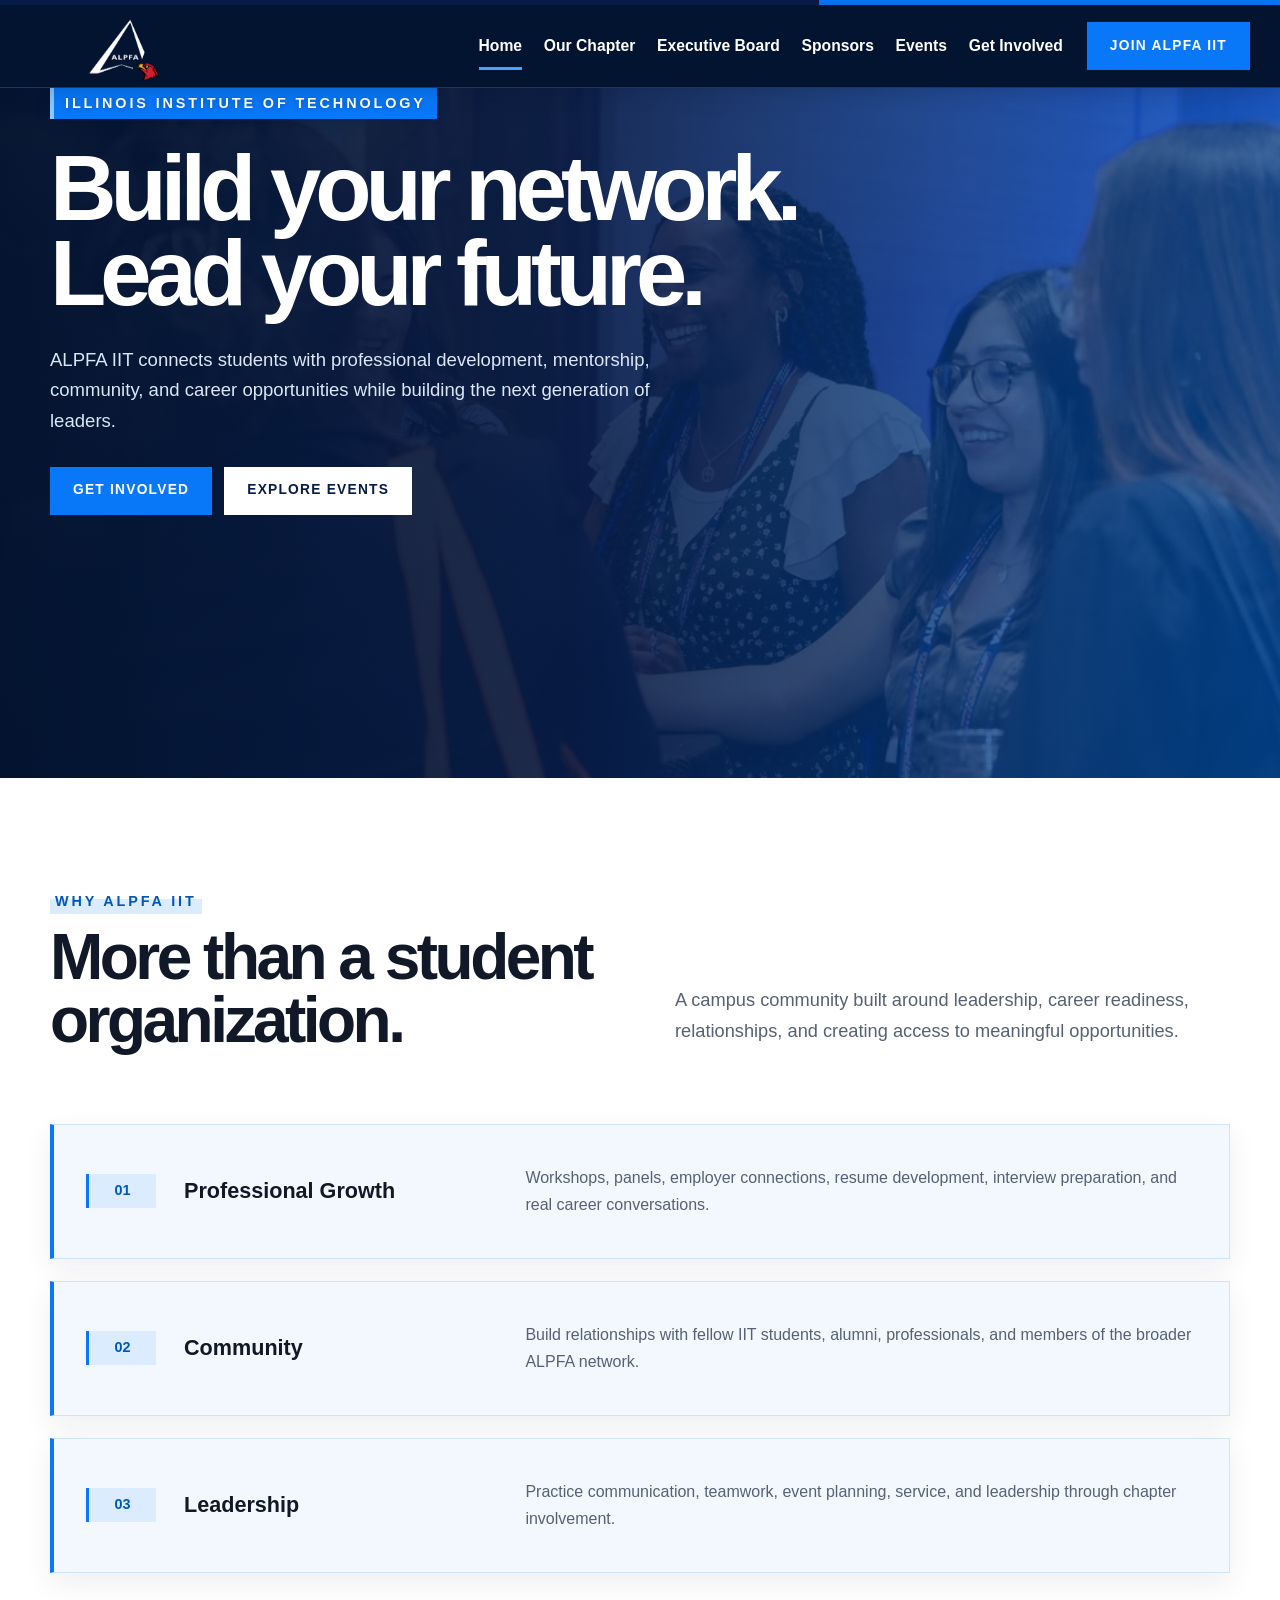
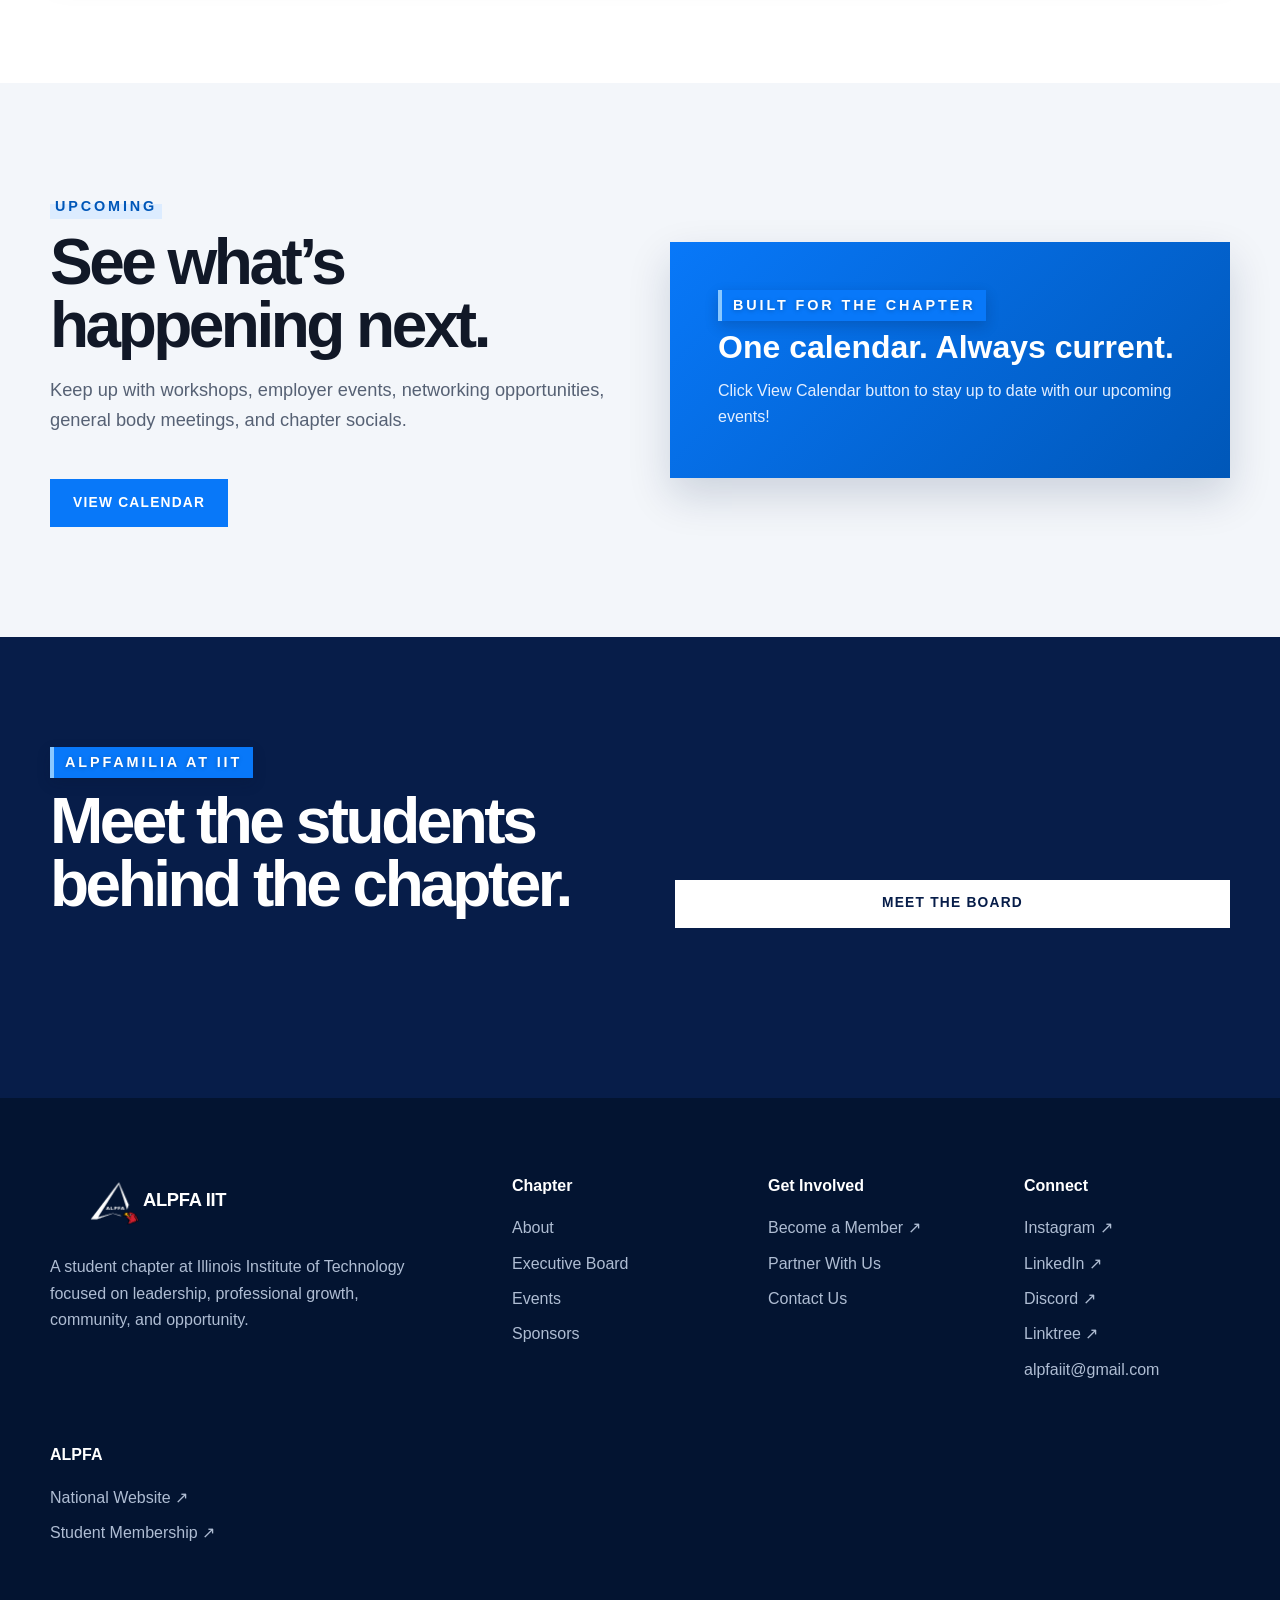
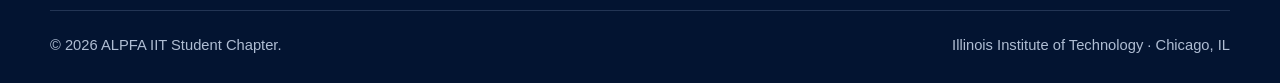
<file: index.html>
<!doctype html>
<html lang="en">
<head>
<meta charset="utf-8">
<meta name="viewport" content="width=device-width,initial-scale=1">
<meta name="description" content="ALPFA IIT student chapter at Illinois Institute of Technology">
<title>Home | ALPFA IIT</title>
<link rel="preconnect" href="https://fonts.googleapis.com">
<link rel="preconnect" href="https://fonts.gstatic.com" crossorigin>
<link href="https://fonts.googleapis.com/css2?family=Inter:wght@400;500;600;700;800;900&display=swap" rel="stylesheet">
<link rel="stylesheet" href="css/styles.css">
</head>
<body>
<header class="site-header">
  <div class="container nav">
    <a class="brand header-brand" href="index.html">
  <img
    class="brand-logo"
    src="images/alpfaiitlogo.png"
    alt="ALPFA IIT"
  >
</a>
    <button class="menu-btn" aria-label="Open navigation" aria-expanded="false">☰</button>

<!-- Navigation tabs -->
    <nav class="nav-links">
      <a href="index.html">Home</a>
      <a href="about.html">Our Chapter</a>
      <a href="board.html">Executive Board</a>
      <a href="sponsors.html">Sponsors</a>
      <a href="events.html">Events</a>
      <a href="join.html">Get Involved</a>
    </nav>
    <a class="nav-cta" href="join.html">Join ALPFA IIT</a>
  </div>
</header>

<!-- About the IIT Chapter -->
<main>
<section class="hero">
  <div class="container hero-content reveal visible">
    <div class="eyebrow">Illinois Institute of Technology</div>
    <h1 class="display">Build your network.<br>Lead your future.</h1>
    <p>ALPFA IIT connects students with professional development, mentorship, community, and career opportunities while building the next generation of leaders.</p>
    <div class="hero-actions"><a class="btn btn-primary" href="join.html">Get Involved</a><a class="btn btn-light" href="events.html">Explore Events</a></div>
  </div>
</section>
<section class="section">
  <div class="container">
    <div class="section-head reveal"><div><div class="eyebrow">Why ALPFA IIT</div><h2 class="h2">More than a student organization.</h2></div><p class="lead">A campus community built around leadership, career readiness, relationships, and creating access to meaningful opportunities.</p></div>
    <div class="grid-3">
      <article class="card reveal"><div class="icon">01</div><h3>Professional Growth</h3><p>Workshops, panels, employer connections, resume development, interview preparation, and real career conversations.</p></article>
      <article class="card reveal reveal-delay-1"><div class="icon">02</div><h3>Community</h3><p>Build relationships with fellow IIT students, alumni, professionals, and members of the broader ALPFA network.</p></article>
      <article class="card reveal reveal-delay-2"><div class="icon">03</div><h3>Leadership</h3><p>Practice communication, teamwork, event planning, service, and leadership through chapter involvement.</p></article>
    </div>
  </div>
</section>
<section class="section bg-soft"><div class="container grid-2"><div class="reveal"><div class="eyebrow">Upcoming</div><h2 class="h2">See what’s happening next.</h2><p class="lead" style="margin-top:18px">Keep up with workshops, employer events, networking opportunities, general body meetings, and chapter socials.</p><a class="btn btn-primary" href="events.html" style="margin-top:26px">View Calendar</a></div><div class="feature-band reveal reveal-delay-1"><div class="eyebrow" style="color:#4f78a8">Built for the chapter</div><h3 style="font-size:2rem;margin:8px 0 12px">One calendar. Always current.</h3><p>Click View Calendar button to stay up to date with our upcoming events!</p></div></div></section>
<section class="section bg-navy"><div class="container"><div class="section-head reveal"><div><div class="eyebrow">ALPFAmilia at IIT</div><h2 class="h2">Meet the students behind the chapter.</h2></div><a class="btn btn-light" href="board.html">Meet the Board</a></div></div></section>
</main>
<footer class="footer">
  <div class="container">
    <div class="footer-grid">

      <!-- Chapter description -->
      <div>
        <a class="brand footer-brand" href="index.html">
          <img
            class="footer-logo"
            src="images/alpfaiitlogo.png"
            alt="ALPFA IIT logo"
          >
          <span>ALPFA IIT</span>
        </a>

        <p style="margin-top: 18px; max-width: 360px;">
          A student chapter at Illinois Institute of Technology focused on
          leadership, professional growth, community, and opportunity.
        </p>
      </div>

      <!-- Website navigation -->
      <div>
        <h4>Chapter</h4>
        <a href="about.html">About</a>
        <a href="board.html">Executive Board</a>
        <a href="events.html">Events</a>
        <a href="sponsors.html">Sponsors</a>
      </div>

      <!-- Membership links -->
      <div>
        <h4>Get Involved</h4>

        <a
          href="https://312.iit.edu/alpfa/club_signup"
          target="_blank"
          rel="noopener noreferrer"
        >
          Become a Member ↗
        </a>

        <a href="sponsors.html">
          Partner With Us
        </a>

        <a href="mailto:alpfaiit@gmail.com">
          Contact Us
        </a>
      </div>

      <!-- Social media links -->
      <div>
        <h4>Connect</h4>

        <a
          href="https://www.instagram.com/alpfaiit?igsi=ZDNlZDc0MzIxNw=="
          target="_blank"
          rel="noopener noreferrer"
        >
          Instagram ↗
        </a>

        <a
          href="https://www.linkedin.com/in/alpfa-iit-043320358/"
          target="_blank"
          rel="noopener noreferrer"
        >
          LinkedIn ↗
        </a>

        <a
          href="https://discord.com/invite/GsbvJW64tZ"
          target="_blank"
          rel="noopener noreferrer"
        >
          Discord ↗
        </a>

        <a
          href="https://linktr.ee/ALPFAIIT?utm_source=ig&utm_medium=social&utm_content=link_in_bio"
          target="_blank"
          rel="noopener noreferrer"
        >
          Linktree ↗
        </a>

        <a href="mailto:alpfaiit@gmail.com">
          alpfaiit@gmail.com
        </a>
      </div>

      <!-- National ALPFA links -->
      <div>
        <h4>ALPFA</h4>

        <a
          href="https://www.alpfa.org/"
          target="_blank"
          rel="noopener noreferrer"
        >
          National Website ↗
        </a>

        <a
          href="https://www.alpfa.org/student-membership"
          target="_blank"
          rel="noopener noreferrer"
        >
          Student Membership ↗
        </a>
      </div>

    </div>

    <div class="footer-bottom">
      <span>
        © <span id="year"></span> ALPFA IIT Student Chapter.
      </span>

      <span>
        Illinois Institute of Technology · Chicago, IL
      </span>
    </div>
  </div>
</footer>
<script src="js/main.js"></script>
<script>document.getElementById('year').textContent = new Date().getFullYear();</script>

</body>
</html>
</file>
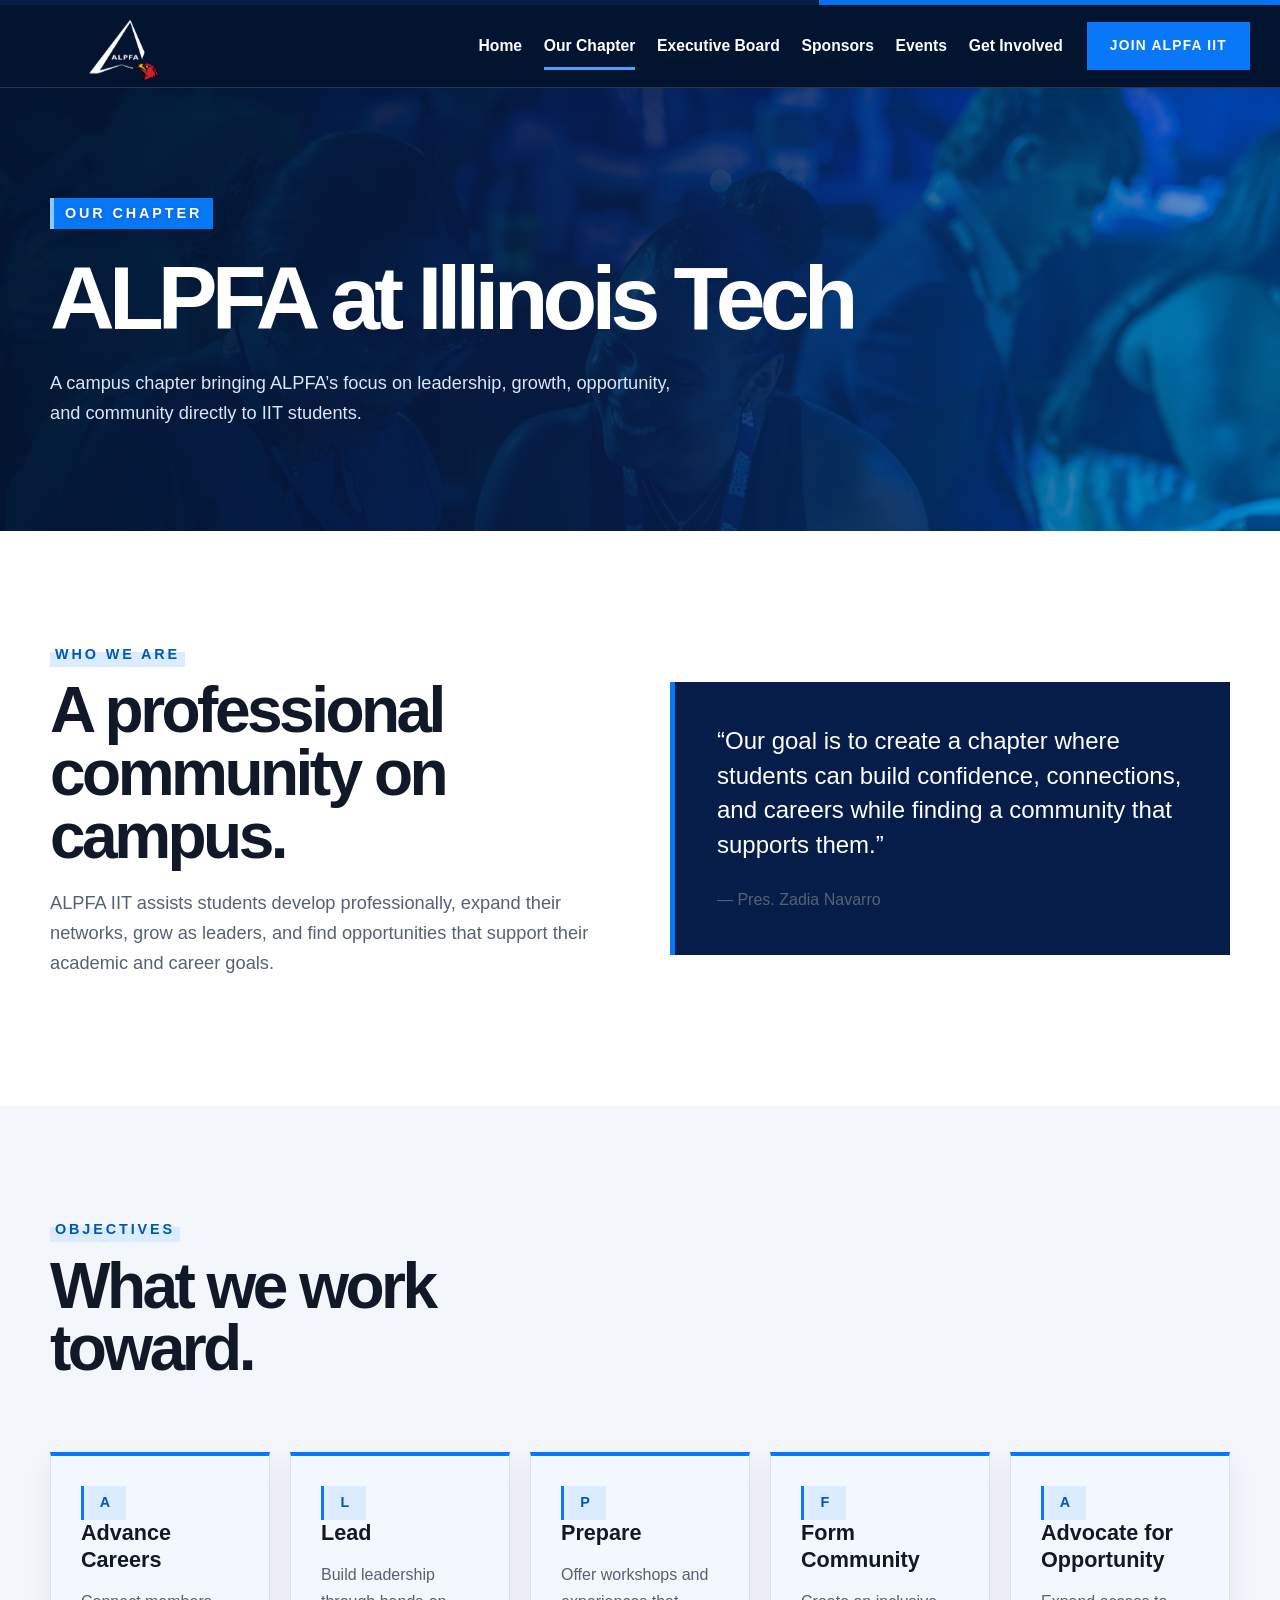
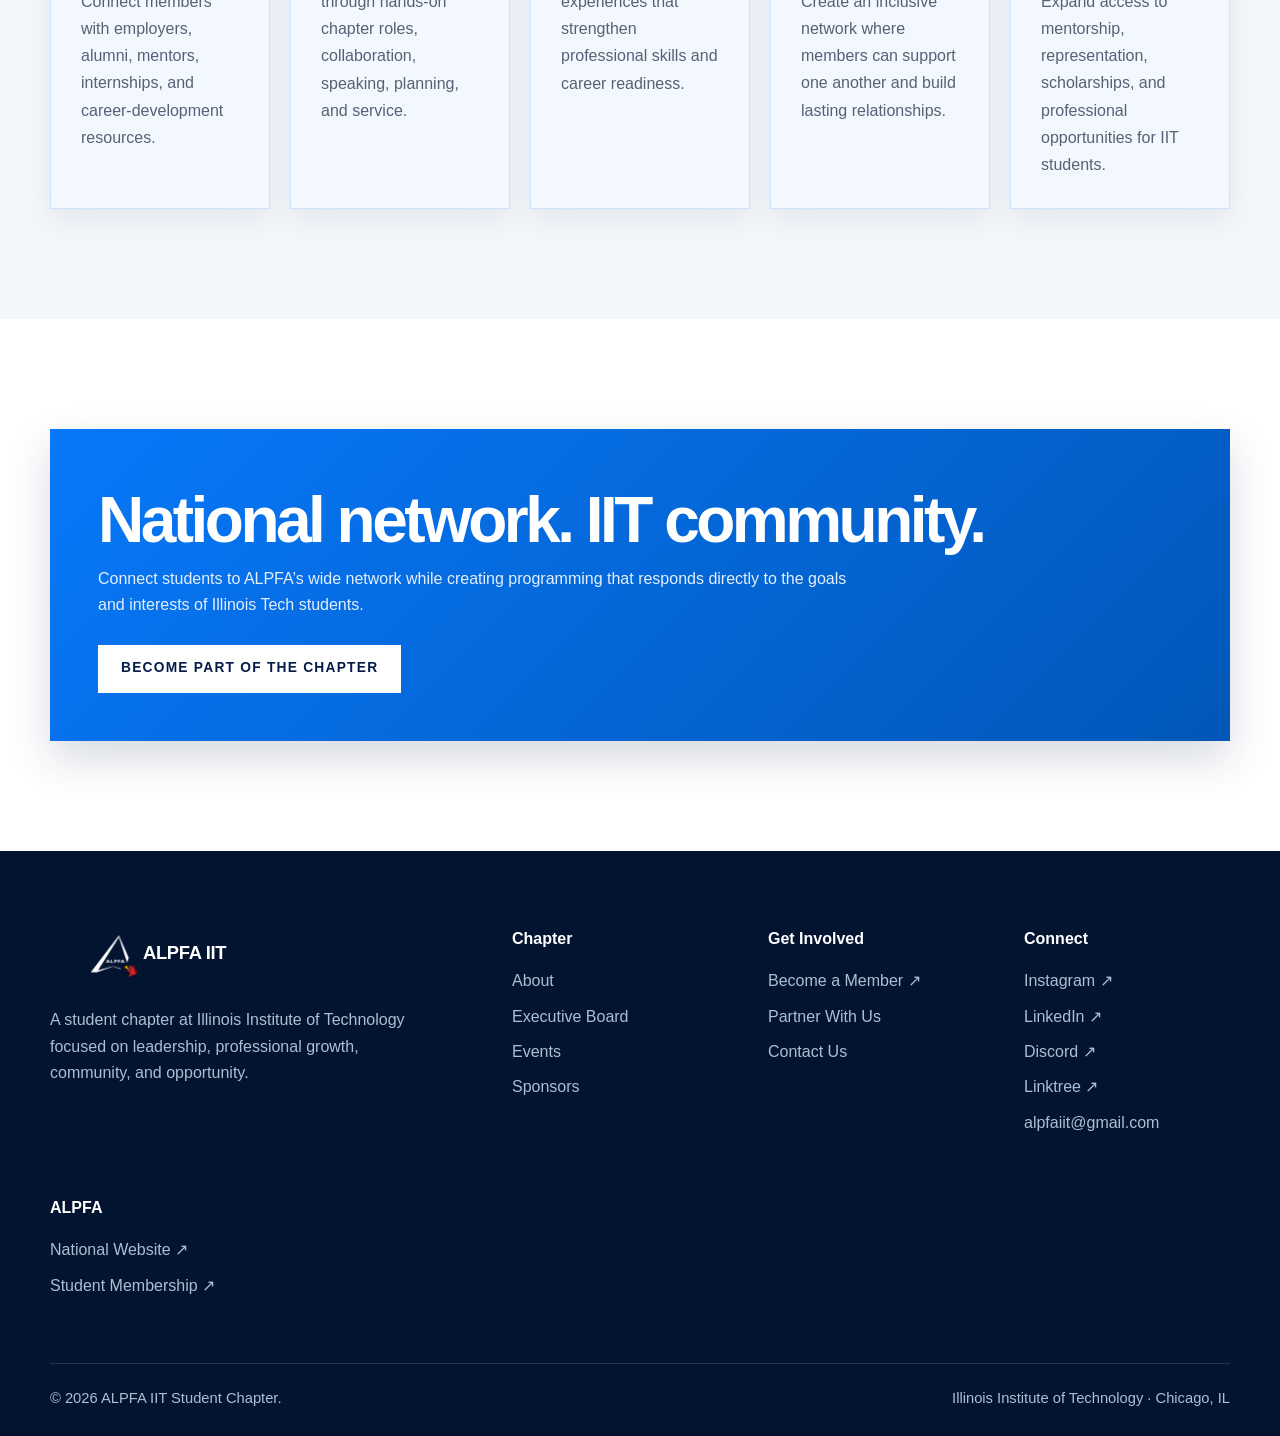
<file: about.html>
<!doctype html>
<html lang="en">
<head>
<meta charset="utf-8">
<meta name="viewport" content="width=device-width,initial-scale=1">
<meta name="description" content="ALPFA IIT student chapter at Illinois Institute of Technology">
<title>Our Chapter | ALPFA IIT</title>
<link rel="preconnect" href="https://fonts.googleapis.com">
<link rel="preconnect" href="https://fonts.gstatic.com" crossorigin>
<link href="https://fonts.googleapis.com/css2?family=Inter:wght@400;500;600;700;800;900&display=swap" rel="stylesheet">
<link rel="stylesheet" href="css/styles.css">
</head>
<body>
<header class="site-header">
  <div class="container nav">
<a class="brand header-brand" href="index.html">
  <img
    class="brand-logo"
    src="images/alpfaiitlogo.png"
    alt="ALPFA IIT"
  >
</a>
    <button class="menu-btn" aria-label="Open navigation" aria-expanded="false">☰</button>
<!-- Navigation Tabs -->
    <nav class="nav-links">
      <a href="index.html">Home</a>
      <a href="about.html">Our Chapter</a>
      <a href="board.html">Executive Board</a>
      <a href="sponsors.html">Sponsors</a>
      <a href="events.html">Events</a>
      <a href="join.html">Get Involved</a>
    </nav>
    <a class="nav-cta" href="join.html">Join ALPFA IIT</a>
  </div>
</header>

<!-- Talking more about ALPFA's objectives and goals -->
<main><section class="page-hero about-hero"><div class="container reveal visible"><div class="eyebrow">Our Chapter</div><h1 class="h1">ALPFA at Illinois Tech</h1><p class="lead">A campus chapter bringing ALPFA’s focus on leadership, growth, opportunity, and community directly to IIT students.</p></div></section>
<section class="section"><div class="container grid-2"><div class="reveal"><div class="eyebrow">Who we are</div><h2 class="h2">A professional community on campus.</h2><p class="lead" style="margin-top:20px">ALPFA IIT assists students develop professionally, expand their networks, grow as leaders, and find opportunities that support their academic and career goals.</p></div><div class="quote-panel reveal reveal-delay-1"><p>“Our goal is to create a chapter where students can build confidence, connections, and careers while finding a community that supports them.”</p><span style="color:var(--muted)">— Pres. Zadia Navarro</span></div></div></section>
<section class="section bg-soft"><div class="container"><div class="section-head reveal"><div><div class="eyebrow">Objectives</div><h2 class="h2">What we work toward.</h2></div></div><div class="objectives-grid"><article class="card reveal"><div class="icon">A</div><h3>Advance Careers</h3><p>Connect members with employers, alumni, mentors, internships, and career-development resources.</p></article><article class="card reveal reveal-delay-1"><div class="icon">L</div><h3>Lead</h3><p>Build leadership through hands-on chapter roles, collaboration, speaking, planning, and service.</p></article><article class="card reveal reveal-delay-2"><div class="icon">P</div><h3>Prepare</h3><p>Offer workshops and experiences that strengthen professional skills and career readiness.</p></article><article class="card reveal reveal-delay-3"><div class="icon">F</div><h3>Form Community</h3><p>Create an inclusive network where members can support one another and build lasting relationships.</p></article><article class="card reveal">
  <div class="icon">A</div>

  <h3>Advocate for Opportunity</h3>

  <p>
    Expand access to mentorship, representation, scholarships,
    and professional opportunities for IIT students.
  </p>
</article></div></div></section>
<section class="section"><div class="container feature-band reveal"><h2 class="h2">National network. IIT community.</h2><p style="max-width:750px;margin:14px 0 26px">Connect students to ALPFA’s wide network while creating programming that responds directly to the goals and interests of Illinois Tech students.</p><a class="btn btn-light" href="join.html">Become Part of the Chapter</a></div></section></main>
<footer class="footer">
  <div class="container">
    <div class="footer-grid">

      <!-- Chapter description -->
      <div>
        <a class="brand footer-brand" href="index.html">
          <img
            class="footer-logo"
            src="images/alpfaiitlogo.png"
            alt="ALPFA IIT logo"
          >
          <span>ALPFA IIT</span>
        </a>

        <p style="margin-top: 18px; max-width: 360px;">
          A student chapter at Illinois Institute of Technology focused on
          leadership, professional growth, community, and opportunity.
        </p>
      </div>

      <!-- Website navigation -->
      <div>
        <h4>Chapter</h4>
        <a href="about.html">About</a>
        <a href="board.html">Executive Board</a>
        <a href="events.html">Events</a>
        <a href="sponsors.html">Sponsors</a>
      </div>

      <!-- Membership links -->
      <div>
        <h4>Get Involved</h4>

        <a
          href="https://312.iit.edu/alpfa/club_signup"
          target="_blank"
          rel="noopener noreferrer"
        >
          Become a Member ↗
        </a>

        <a href="sponsors.html">
          Partner With Us
        </a>

        <a href="mailto:alpfaiit@gmail.com">
          Contact Us
        </a>
      </div>

      <!-- Social media links -->
      <div>
        <h4>Connect</h4>

        <a
          href="https://www.instagram.com/alpfaiit?igsi=ZDNlZDc0MzIxNw=="
          target="_blank"
          rel="noopener noreferrer"
        >
          Instagram ↗
        </a>

        <a
          href="https://www.linkedin.com/in/alpfa-iit-043320358/"
          target="_blank"
          rel="noopener noreferrer"
        >
          LinkedIn ↗
        </a>

        <a
          href="https://discord.com/invite/GsbvJW64tZ"
          target="_blank"
          rel="noopener noreferrer"
        >
          Discord ↗
        </a>

        <a
          href="https://linktr.ee/ALPFAIIT?utm_source=ig&utm_medium=social&utm_content=link_in_bio"
          target="_blank"
          rel="noopener noreferrer"
        >
          Linktree ↗
        </a>

        <a href="mailto:alpfaiit@gmail.com">
          alpfaiit@gmail.com
        </a>
      </div>

      <!-- National ALPFA links -->
      <div>
        <h4>ALPFA</h4>

        <a
          href="https://www.alpfa.org/"
          target="_blank"
          rel="noopener noreferrer"
        >
          National Website ↗
        </a>

        <a
          href="https://www.alpfa.org/student-membership"
          target="_blank"
          rel="noopener noreferrer"
        >
          Student Membership ↗
        </a>
      </div>

    </div>

    <div class="footer-bottom">
      <span>
        © <span id="year"></span> ALPFA IIT Student Chapter.
      </span>

      <span>
        Illinois Institute of Technology · Chicago, IL
      </span>
    </div>
  </div>
</footer>
<script src="js/main.js"></script>
<script>document.getElementById('year').textContent = new Date().getFullYear();</script>

</body>
</html>
</file>
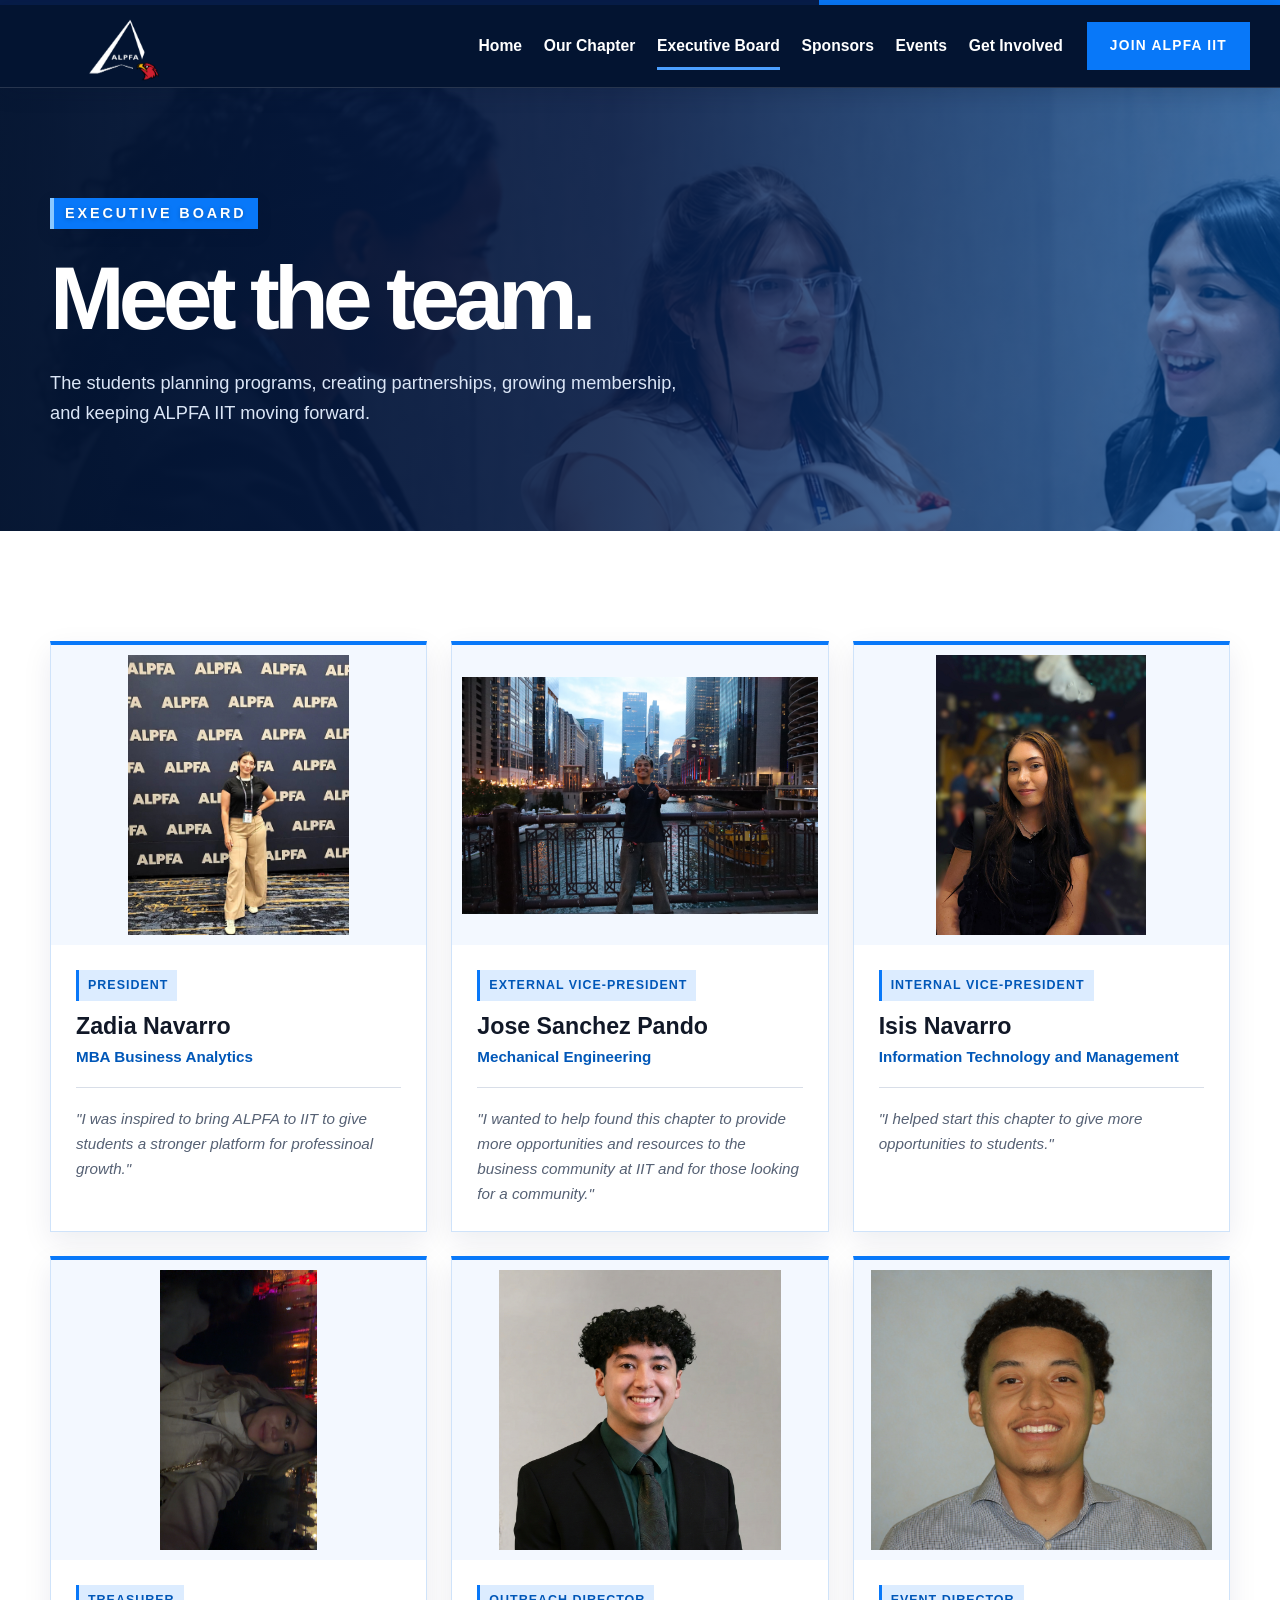
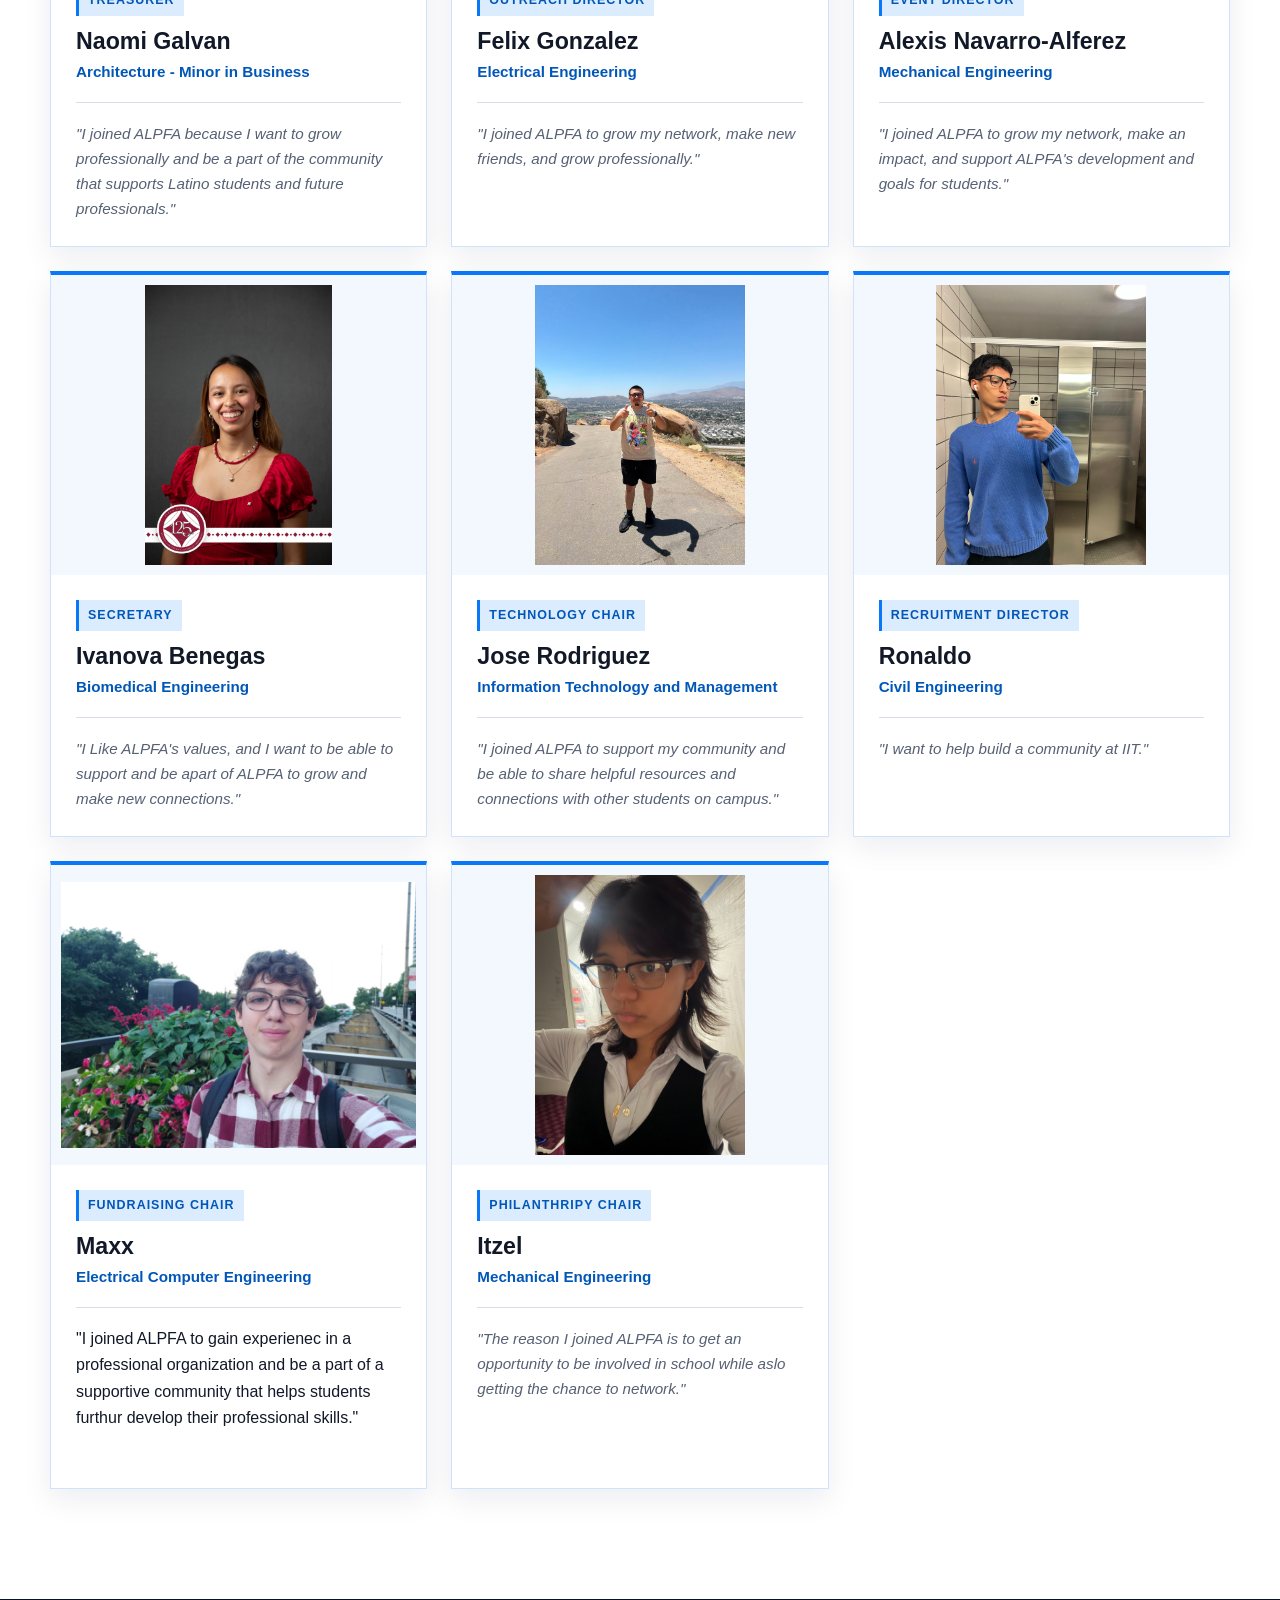
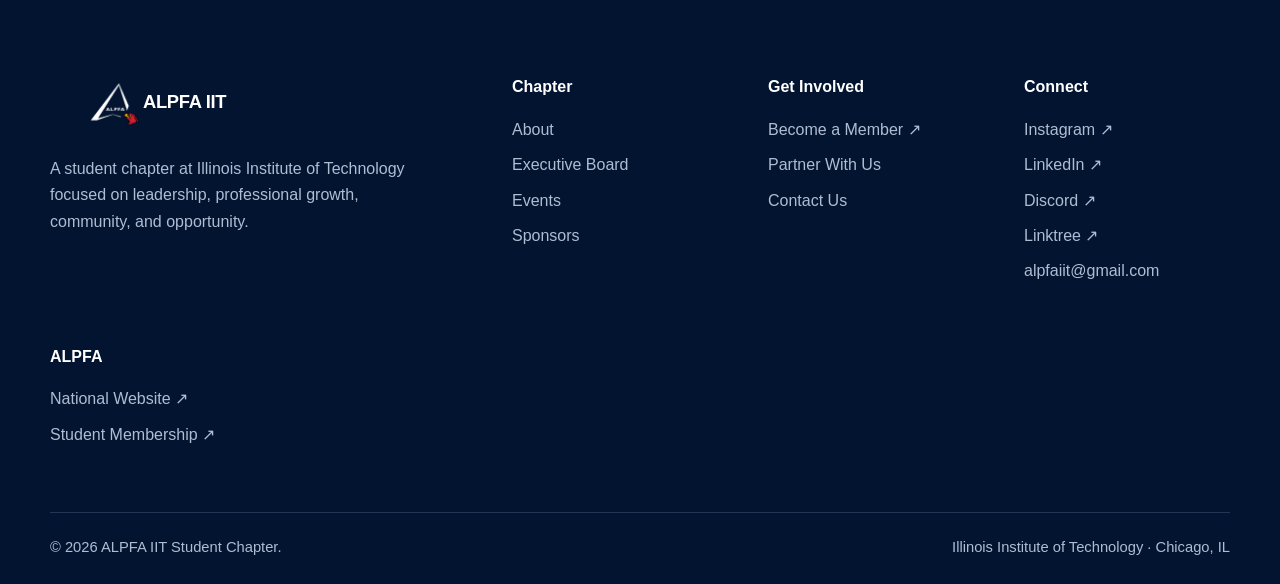
<file: board.html>
<!doctype html>
<html lang="en">
<head>
<meta charset="utf-8">
<meta name="viewport" content="width=device-width,initial-scale=1">
<meta name="description" content="ALPFA IIT student chapter at Illinois Institute of Technology">
<title>Executive Board | ALPFA IIT</title>
<link rel="preconnect" href="https://fonts.googleapis.com">
<link rel="preconnect" href="https://fonts.gstatic.com" crossorigin>
<link href="https://fonts.googleapis.com/css2?family=Inter:wght@400;500;600;700;800;900&display=swap" rel="stylesheet">
<link rel="stylesheet" href="css/styles.css">
</head>
<body>
<header class="site-header">
  <div class="container nav">
<a class="brand header-brand" href="index.html">
  <img
    class="brand-logo"
    src="images/alpfaiitlogo.png"
    alt="ALPFA IIT"
  >
</a>
    <button class="menu-btn" aria-label="Open navigation" aria-expanded="false">☰</button>

<!-- Navigation Tabs -->
    <nav class="nav-links">
      <a href="index.html">Home</a>
      <a href="about.html">Our Chapter</a>
      <a href="board.html">Executive Board</a>
      <a href="sponsors.html">Sponsors</a>
      <a href="events.html">Events</a>
      <a href="join.html">Get Involved</a>
    </nav>
    <a class="nav-cta" href="join.html">Join ALPFA IIT</a>
  </div>
</header>

<!-- meet the team -->
<main><section class="page-hero image-page-hero board-hero"><div class="container reveal visible"><div class="eyebrow">Executive Board</div><h1 class="h1">Meet the team.</h1><p class="lead">The students planning programs, creating partnerships, growing membership, and keeping ALPFA IIT moving forward.</p></div></section><section class="section"><div class="container"><div class="board-grid"><article class="board-card reveal"><img src="images/ZN.jpg" alt="Zadia Navarro portrait"><div class="board-info"><div class="board-title">President</div><h3>Zadia Navarro</h3><div class="board-major">MBA Business Analytics</div><p class="board-quote">"I was inspired to bring ALPFA to IIT to give students a stronger platform for professinoal growth."</p></div></article><article class="board-card reveal"><img src="images/JS.jpg" alt="Jose Sanchez Pando portrait"><div class="board-info"><div class="board-title">External Vice-President</div><h3>Jose Sanchez Pando</h3><div class="board-major">Mechanical Engineering</div><p class="board-quote">"I wanted to help found this chapter to provide more opportunities and resources to the business community at IIT and for those looking for a community."</p></div></article><article class="board-card reveal"><img src="images/IN.png" alt="Isis Navarro portrait"><div class="board-info"><div class="board-title">Internal Vice-President</div><h3>Isis Navarro</h3><div class="board-major">Information Technology and Management</div><p class="board-quote">"I helped start this chapter to give more opportunities to students."</p></div></article><article class="board-card reveal"><img src="images/NG.jpg" alt="Naomi Galvan portrait"><div class="board-info"><div class="board-title">Treasurer</div><h3>Naomi Galvan</h3><div class="board-major">Architecture - Minor in Business</div><p class="board-quote">"I joined ALPFA because I want to grow professionally and be a part of the community that supports Latino students and future professionals."</p></div></article><article class="board-card reveal"><img src="images/FG.png" alt="Felix Gonzalez portrait"><div class="board-info"><div class="board-title">Outreach Director</div><h3>Felix Gonzalez</h3><div class="board-major">Electrical Engineering</div><p class="board-quote">"I joined ALPFA to grow my network, make new friends, and grow professionally."</p></div></article><article class="board-card reveal"><img src="images/ANA.png" alt="Alexis Navarro-Alferez portrait"><div class="board-info"><div class="board-title">Event Director</div><h3>Alexis Navarro-Alferez</h3><div class="board-major">Mechanical Engineering</div><p class="board-quote">"I joined ALPFA to grow my network, make an impact, and support ALPFA's development and goals for students."</p></div></article><article class="board-card reveal"><img src="images/IB.jpg" alt="Ivanova Benegas portrait"><div class="board-info"><div class="board-title">Secretary</div><h3>Ivanova Benegas</h3><div class="board-major">Biomedical Engineering</div><p class="board-quote">"I Like ALPFA's values, and I want to be able to support and be apart of ALPFA to grow and make new connections."</p></div></article><article class="board-card reveal"><img src="images/jr.jpg" alt="Jose Rodriguez portrait"><div class="board-info"><div class="board-title">Technology Chair</div><h3>Jose Rodriguez</h3><div class="board-major">Information Technology and Management</div><p class="board-quote">"I joined ALPFA to support my community and be able to share helpful resources and connections with other students on campus."</p></div></article><article class="board-card reveal"><img src="images/ron.jpg" alt="Ronaldo portrait"><div class="board-info"><div class="board-title">Recruitment Director</div><h3>Ronaldo</h3><div class="board-major">Civil Engineering</div><p class="board-quote">"I want to help build a community at IIT."</p></div></article><article class="board-card reveal"><img src="images/maxx.jpg" alt="Maxx portrait"><div class="board-info"><div class="board-title">Fundraising Chair</div><h3>Maxx</h3><div class="board-major">Electrical Computer Engineering</div><p class="board-quote"></p>"I joined ALPFA to gain experienec in a professional organization and be a part of a supportive community that helps students furthur develop their professional skills."</p></div></article><article class="board-card reveal"><img src="images/ITZ.jpg" alt="Itzel portrait"><div class="board-info"><div class="board-title">Philanthripy Chair</div><h3>Itzel</h3><div class="board-major">Mechanical Engineering</div><p class="board-quote">"The reason I joined ALPFA is to get an opportunity to be involved in school while aslo getting the chance to network."</p></div></article></div></div></section></main>
<footer class="footer">
  <div class="container">
    <div class="footer-grid">

      <!-- Chapter description -->
      <div>
        <a class="brand footer-brand" href="index.html">
          <img
            class="footer-logo"
            src="images/alpfaiitlogo.png"
            alt="ALPFA IIT logo"
          >
          <span>ALPFA IIT</span>
        </a>

        <p style="margin-top: 18px; max-width: 360px;">
          A student chapter at Illinois Institute of Technology focused on
          leadership, professional growth, community, and opportunity.
        </p>
      </div>

      <!-- Website navigation -->
      <div>
        <h4>Chapter</h4>
        <a href="about.html">About</a>
        <a href="board.html">Executive Board</a>
        <a href="events.html">Events</a>
        <a href="sponsors.html">Sponsors</a>
      </div>

      <!-- Membership links -->
      <div>
        <h4>Get Involved</h4>

        <a
          href="https://312.iit.edu/alpfa/club_signup"
          target="_blank"
          rel="noopener noreferrer"
        >
          Become a Member ↗
        </a>

        <a href="sponsors.html">
          Partner With Us
        </a>

        <a href="mailto:alpfaiit@gmail.com">
          Contact Us
        </a>
      </div>

      <!-- Social media links -->
      <div>
        <h4>Connect</h4>

        <a
          href="https://www.instagram.com/alpfaiit?igsi=ZDNlZDc0MzIxNw=="
          target="_blank"
          rel="noopener noreferrer"
        >
          Instagram ↗
        </a>

        <a
          href="https://www.linkedin.com/in/alpfa-iit-043320358/"
          target="_blank"
          rel="noopener noreferrer"
        >
          LinkedIn ↗
        </a>

        <a
          href="https://discord.com/invite/GsbvJW64tZ"
          target="_blank"
          rel="noopener noreferrer"
        >
          Discord ↗
        </a>

        <a
          href="https://linktr.ee/ALPFAIIT?utm_source=ig&utm_medium=social&utm_content=link_in_bio"
          target="_blank"
          rel="noopener noreferrer"
        >
          Linktree ↗
        </a>

        <a href="mailto:alpfaiit@gmail.com">
          alpfaiit@gmail.com
        </a>
      </div>

      <!-- National ALPFA links -->
      <div>
        <h4>ALPFA</h4>

        <a
          href="https://www.alpfa.org/"
          target="_blank"
          rel="noopener noreferrer"
        >
          National Website ↗
        </a>

        <a
          href="https://www.alpfa.org/student-membership"
          target="_blank"
          rel="noopener noreferrer"
        >
          Student Membership ↗
        </a>
      </div>

    </div>

    <div class="footer-bottom">
      <span>
        © <span id="year"></span> ALPFA IIT Student Chapter.
      </span>

      <span>
        Illinois Institute of Technology · Chicago, IL
      </span>
    </div>
  </div>
</footer>
<script src="js/main.js"></script>
<script>document.getElementById('year').textContent = new Date().getFullYear();</script>

</body>
</html>
</file>
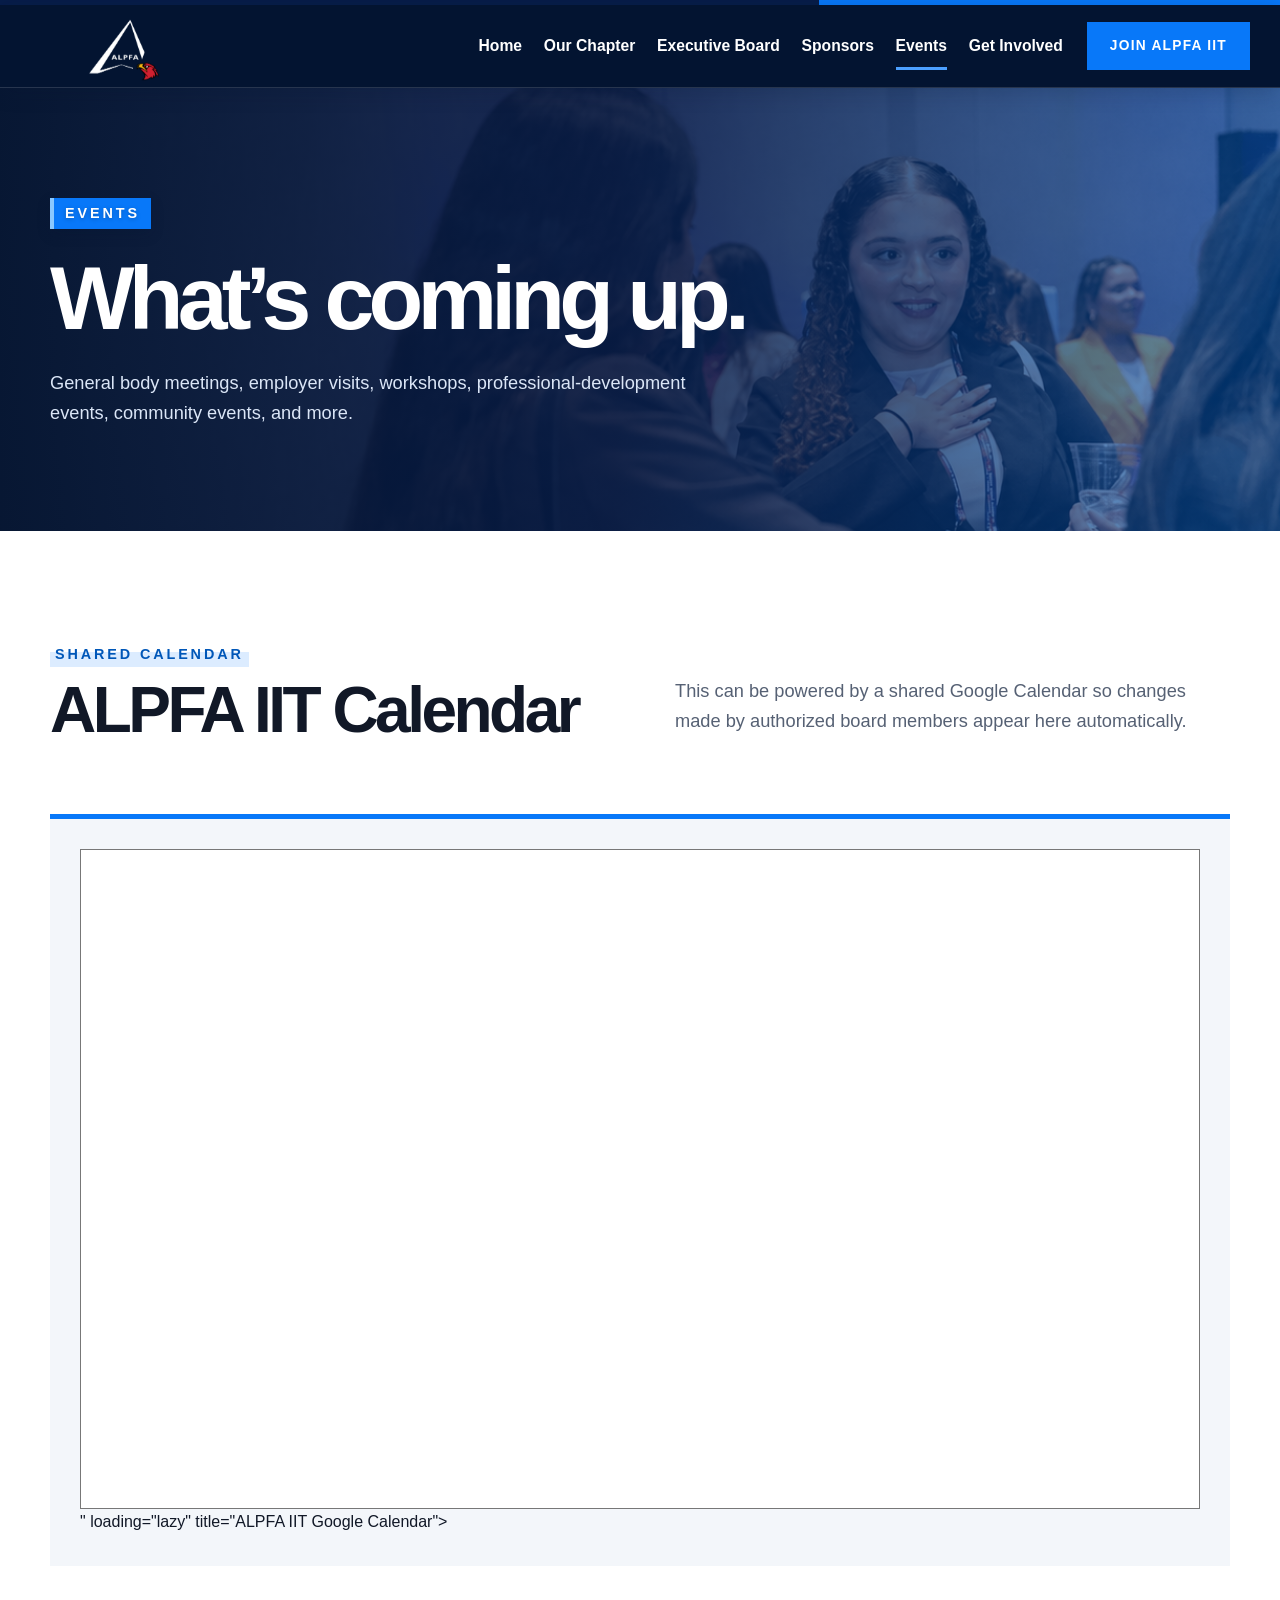
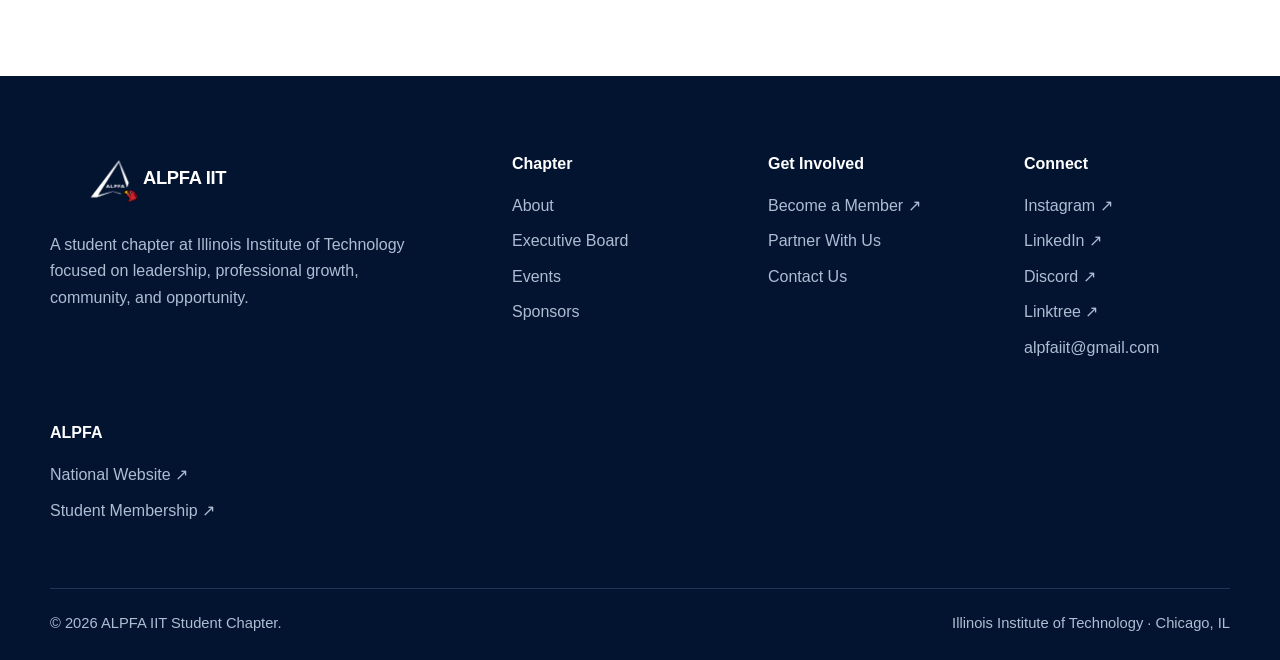
<file: events.html>
<!doctype html>
<html lang="en">
<head>
<meta charset="utf-8">
<meta name="viewport" content="width=device-width,initial-scale=1">
<meta name="description" content="ALPFA IIT student chapter at Illinois Institute of Technology">
<title>Events | ALPFA IIT</title>
<link rel="preconnect" href="https://fonts.googleapis.com">
<link rel="preconnect" href="https://fonts.gstatic.com" crossorigin>
<link href="https://fonts.googleapis.com/css2?family=Inter:wght@400;500;600;700;800;900&display=swap" rel="stylesheet">
<link rel="stylesheet" href="css/styles.css">
</head>
<body>
<header class="site-header">
  <div class="container nav">
    <a class="brand header-brand" href="index.html">
  <img
    class="brand-logo"
    src="images/alpfaiitlogo.png"
    alt="ALPFA IIT"
  >
</a>
    <button class="menu-btn" aria-label="Open navigation" aria-expanded="false">☰</button>

    <!-- navigatoin -->
    <nav class="nav-links">
      <a href="index.html">Home</a>
      <a href="about.html">Our Chapter</a>
      <a href="board.html">Executive Board</a>
      <a href="sponsors.html">Sponsors</a>
      <a href="events.html">Events</a>
      <a href="join.html">Get Involved</a>
    </nav>
    <a class="nav-cta" href="join.html">Join ALPFA IIT</a>
  </div>
</header>

<!-- events -->
<main><section class="page-hero image-page-hero events-hero"><div class="container reveal visible"><div class="eyebrow">Events</div><h1 class="h1">What’s coming up.</h1><p class="lead">General body meetings, employer visits, workshops, professional-development events, community events, and more.</p></div></section><section class="section"><div class="container"><div class="section-head reveal"><div><div class="eyebrow">Shared Calendar</div><h2 class="h2">ALPFA IIT Calendar</h2></div><p class="lead">This can be powered by a shared Google Calendar so changes made by authorized board members appear here automatically.</p></div><div class="calendar-shell reveal"><iframe src="https://calendar.google.com/calendar/embed?height=650&wkst=1&ctz=America%2FChicago&showPrint=0&src=dGVjaGNoYWlyLmFscGZhaWl0QGdtYWlsLmNvbQ&src=YzNhNzNlMTUwMzgyODQxZjg1MWQyYTljZjRlNDU4Mjc0ZjIyNmE4OWM0ZmI4MDIwOTE1NTdmNDg0ZjY3MjhkOEBncm91cC5jYWxlbmRhci5nb29nbGUuY29t&src=ZW4udXNhI2hvbGlkYXlAZ3JvdXAudi5jYWxlbmRhci5nb29nbGUuY29t&color=%23039be5&color=%23ef6c00&color=%230b8043" style="border:solid 1px #777" width="800" height="650" frameborder="0" scrolling="no"></iframe>" loading="lazy" title="ALPFA IIT Google Calendar"></iframe></div></div></section></main>
<footer class="footer">
  <div class="container">
    <div class="footer-grid">

      <!-- Chapter description -->
      <div>
        <a class="brand footer-brand" href="index.html">
          <img
            class="footer-logo"
            src="images/alpfaiitlogo.png"
            alt="ALPFA IIT logo"
          >
          <span>ALPFA IIT</span>
        </a>

        <p style="margin-top: 18px; max-width: 360px;">
          A student chapter at Illinois Institute of Technology focused on
          leadership, professional growth, community, and opportunity.
        </p>
      </div>

      <!-- Website navigation -->
      <div>
        <h4>Chapter</h4>
        <a href="about.html">About</a>
        <a href="board.html">Executive Board</a>
        <a href="events.html">Events</a>
        <a href="sponsors.html">Sponsors</a>
      </div>

      <!-- Membership links -->
      <div>
        <h4>Get Involved</h4>

        <a
          href="https://312.iit.edu/alpfa/club_signup"
          target="_blank"
          rel="noopener noreferrer"
        >
          Become a Member ↗
        </a>

        <a href="sponsors.html">
          Partner With Us
        </a>

        <a href="mailto:alpfaiit@gmail.com">
          Contact Us
        </a>
      </div>

      <!-- Social media links -->
      <div>
        <h4>Connect</h4>

        <a
          href="https://www.instagram.com/alpfaiit?igsi=ZDNlZDc0MzIxNw=="
          target="_blank"
          rel="noopener noreferrer"
        >
          Instagram ↗
        </a>

        <a
          href="https://www.linkedin.com/in/alpfa-iit-043320358/"
          target="_blank"
          rel="noopener noreferrer"
        >
          LinkedIn ↗
        </a>

        <a
          href="https://discord.com/invite/GsbvJW64tZ"
          target="_blank"
          rel="noopener noreferrer"
        >
          Discord ↗
        </a>

        <a
          href="https://linktr.ee/ALPFAIIT?utm_source=ig&utm_medium=social&utm_content=link_in_bio"
          target="_blank"
          rel="noopener noreferrer"
        >
          Linktree ↗
        </a>

        <a href="mailto:alpfaiit@gmail.com">
          alpfaiit@gmail.com
        </a>
      </div>

      <!-- National ALPFA links -->
      <div>
        <h4>ALPFA</h4>

        <a
          href="https://www.alpfa.org/"
          target="_blank"
          rel="noopener noreferrer"
        >
          National Website ↗
        </a>

        <a
          href="https://www.alpfa.org/student-membership"
          target="_blank"
          rel="noopener noreferrer"
        >
          Student Membership ↗
        </a>
      </div>

    </div>

    <div class="footer-bottom">
      <span>
        © <span id="year"></span> ALPFA IIT Student Chapter.
      </span>

      <span>
        Illinois Institute of Technology · Chicago, IL
      </span>
    </div>
  </div>
</footer>
<script src="js/main.js"></script>
<script>document.getElementById('year').textContent = new Date().getFullYear();</script>

</body>
</html>
</file>
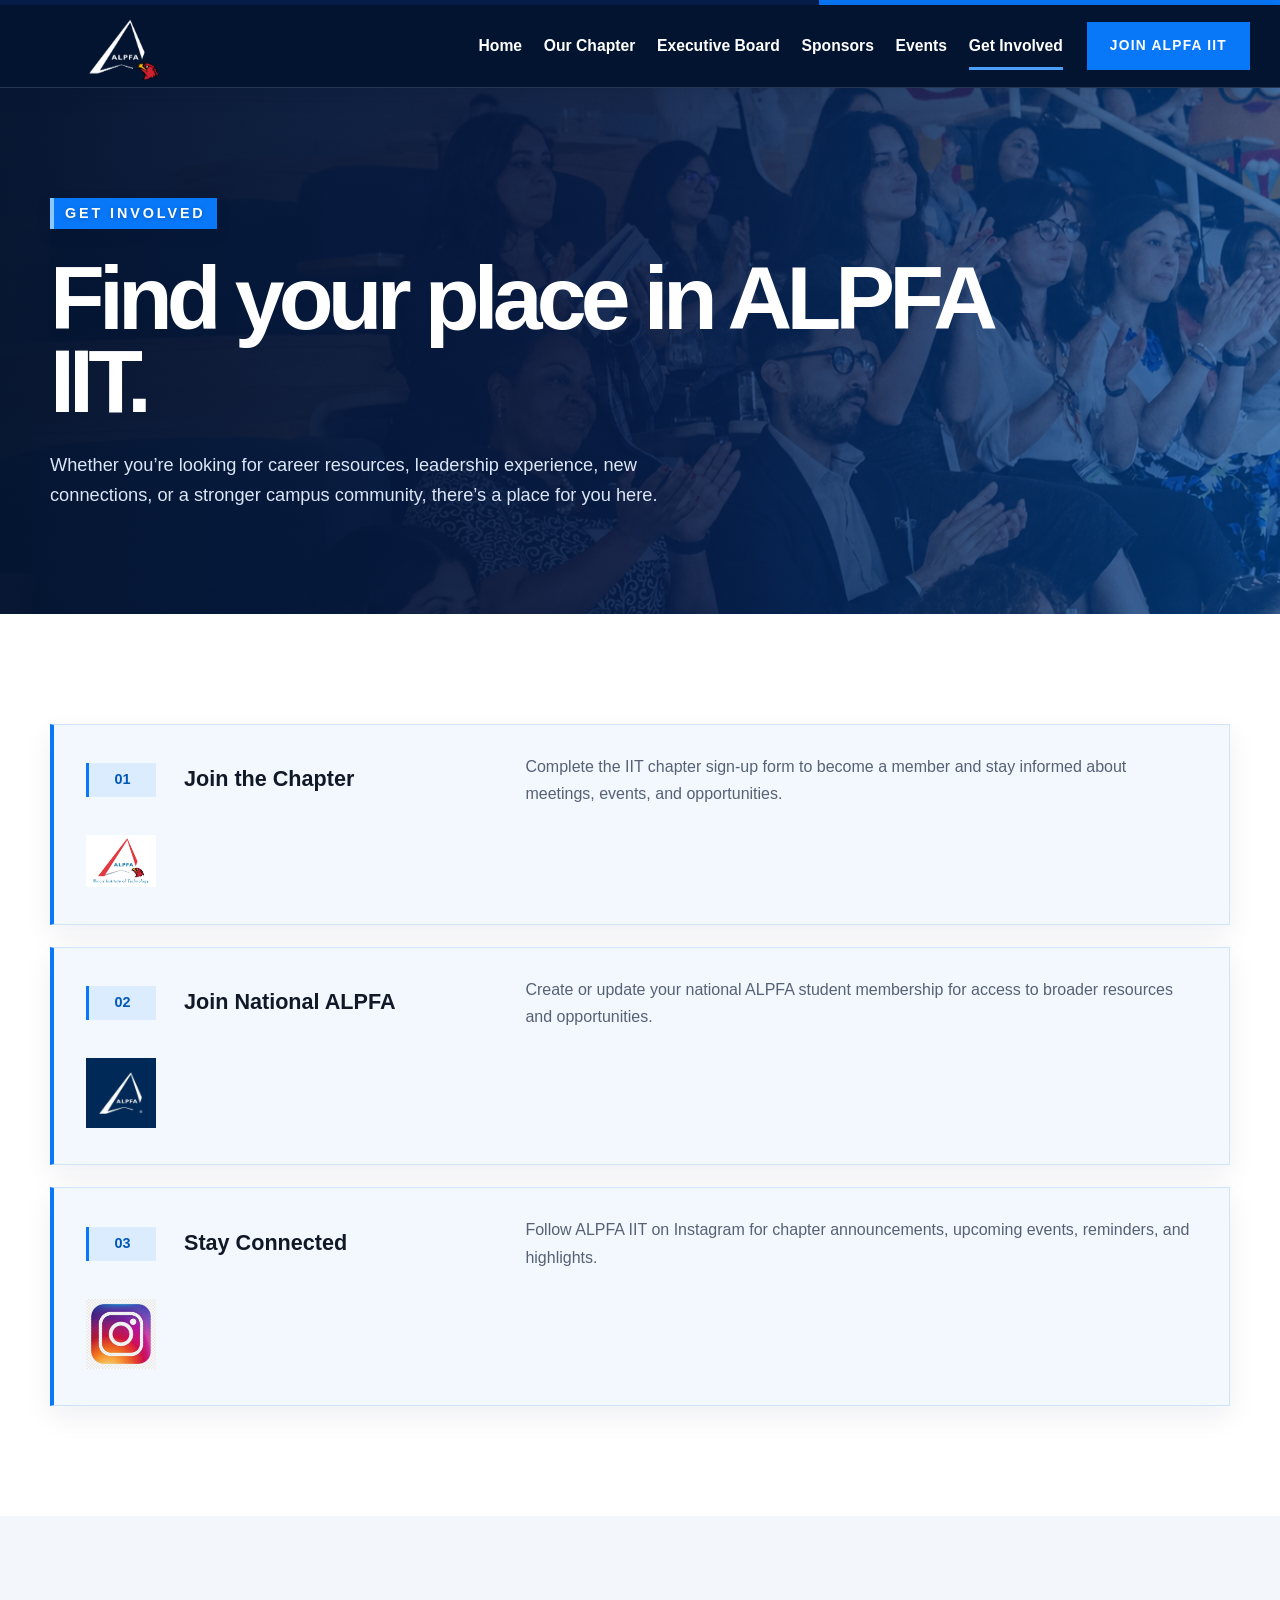
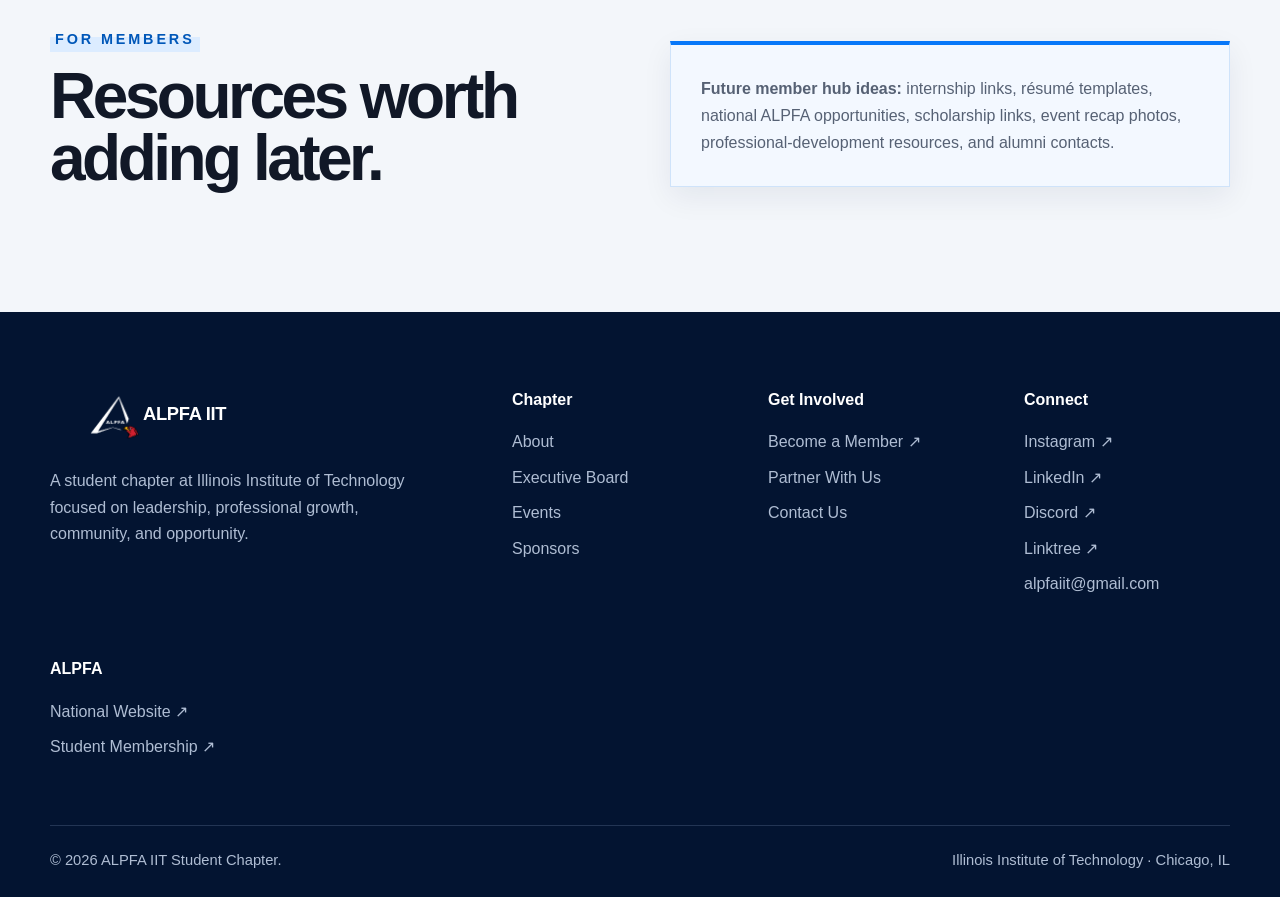
<file: join.html>
<!doctype html>
<html lang="en">

<head>
  <meta charset="utf-8">

  <meta
    name="viewport"
    content="width=device-width, initial-scale=1"
  >

  <meta
    name="description"
    content="Get involved with the ALPFA IIT student chapter at Illinois Institute of Technology"
  >

  <title>Get Involved | ALPFA IIT</title>

  <link rel="preconnect" href="https://fonts.googleapis.com">

  <link
    rel="preconnect"
    href="https://fonts.gstatic.com"
    crossorigin
  >

  <link
    href="https://fonts.googleapis.com/css2?family=Inter:wght@400;500;600;700;800;900&display=swap"
    rel="stylesheet"
  >

  <link rel="stylesheet" href="css/styles.css">
</head>

<body>

  <!-- ========================================
       HEADER
  ========================================= -->

  <header class="site-header">
    <div class="container nav">

      <a class="brand header-brand" href="index.html">
        <img
          class="brand-logo"
          src="images/alpfaiitlogo.png"
          alt="ALPFA IIT"
        >
      </a>

      <button
        class="menu-btn"
        aria-label="Open navigation"
        aria-expanded="false"
      >
        ☰
      </button>

      <nav class="nav-links">
        <a href="index.html">Home</a>
        <a href="about.html">Our Chapter</a>
        <a href="board.html">Executive Board</a>
        <a href="sponsors.html">Sponsors</a>
        <a href="events.html">Events</a>
        <a href="join.html">Get Involved</a>
      </nav>

      <a
        class="nav-cta"
        href="https://312.iit.edu/alpfa/club_signup"
        target="_blank"
        rel="noopener noreferrer"
      >
        Join ALPFA IIT
      </a>

    </div>
  </header>


  <!-- ========================================
       MAIN CONTENT
  ========================================= -->

  <main>

    <!-- Page introduction -->

   <section class="page-hero image-page-hero join-hero">
      <div class="container reveal visible">

        <div class="eyebrow">
          Get Involved
        </div>

        <h1 class="h1">
          Find your place in ALPFA IIT.
        </h1>

        <p class="lead">
          Whether you’re looking for career resources, leadership
          experience, new connections, or a stronger campus community,
          there’s a place for you here.
        </p>

      </div>
    </section>


    <!-- Ways to get involved -->

    <section class="section">
      <div class="container">

        <div class="grid-3">

          <!-- Join the IIT chapter -->

          <article class="card reveal">

            <div class="icon">01</div>

            <h3>Join the Chapter</h3>

            <p>
              Complete the IIT chapter sign-up form to become a member
              and stay informed about meetings, events, and opportunities.
            </p>

           <a
  class="card-image-link"
  href="https://312.iit.edu/alpfa/club_signup"
  target="_blank"
  rel="noopener noreferrer"
  aria-label="Join the ALPFA IIT chapter"
>
  <img
    src="images/312logo.png"
    alt="IIT 312 chapter signup"
  >
</a>

          </article>


          <!-- Join national ALPFA -->

          <article class="card reveal reveal-delay-1">

            <div class="icon">02</div>

            <h3>Join National ALPFA</h3>

            <p>
              Create or update your national ALPFA student membership
              for access to broader resources and opportunities.
            </p>

            <a
  class="card-image-link"
  href="https://www.alpfa.org/student-membership"
  target="_blank"
  rel="noopener noreferrer"
  aria-label="Join National ALPFA"
>
  <img
    src="images/alpfalogo.jpeg"
    alt="National ALPFA membership"
  >
</a>

          </article>


          <!-- Instagram -->

          <article class="card reveal reveal-delay-2">

            <div class="icon">03</div>

            <h3>Stay Connected</h3>

            <p>
              Follow ALPFA IIT on Instagram for chapter announcements,
              upcoming events, reminders, and highlights.
            </p>

            <a
  class="card-image-link"
  href="https://www.instagram.com/alpfaiit?igsi=ZDNlZDc0MzIxNw=="
  target="_blank"
  rel="noopener noreferrer"
  aria-label="Follow ALPFA IIT on Instagram"
>
  <img
    src="images/instagramlogo.jpeg"
    alt="ALPFA IIT Instagram"
  >
</a>

          </article>

        </div>
      </div>
    </section>


    <!-- Future member resources -->

    <section class="section bg-soft">
      <div class="container grid-2">

        <div class="reveal">

          <div class="eyebrow">
            For Members
          </div>

          <h2 class="h2">
            Resources worth adding later.
          </h2>

        </div>

        <div class="card reveal reveal-delay-1">

          <p>
            <strong>Future member hub ideas:</strong>
            internship links, résumé templates, national ALPFA
            opportunities, scholarship links, event recap photos,
            professional-development resources, and alumni contacts.
          </p>

        </div>

      </div>
    </section>

  </main>


  <!-- ========================================
       FOOTER
  ========================================= -->

  <footer class="footer">
  <div class="container">
    <div class="footer-grid">

      <!-- Chapter description -->
      <div>
        <a class="brand footer-brand" href="index.html">
          <img
            class="footer-logo"
            src="images/alpfaiitlogo.png"
            alt="ALPFA IIT logo"
          >
          <span>ALPFA IIT</span>
        </a>

        <p style="margin-top: 18px; max-width: 360px;">
          A student chapter at Illinois Institute of Technology focused on
          leadership, professional growth, community, and opportunity.
        </p>
      </div>

      <!-- Website navigation -->
      <div>
        <h4>Chapter</h4>
        <a href="about.html">About</a>
        <a href="board.html">Executive Board</a>
        <a href="events.html">Events</a>
        <a href="sponsors.html">Sponsors</a>
      </div>

      <!-- Membership links -->
      <div>
        <h4>Get Involved</h4>

        <a
          href="https://312.iit.edu/alpfa/club_signup"
          target="_blank"
          rel="noopener noreferrer"
        >
          Become a Member ↗
        </a>

        <a href="sponsors.html">
          Partner With Us
        </a>

        <a href="mailto:alpfaiit@gmail.com">
          Contact Us
        </a>
      </div>

      <!-- Social media links -->
      <div>
        <h4>Connect</h4>

        <a
          href="https://www.instagram.com/alpfaiit?igsi=ZDNlZDc0MzIxNw=="
          target="_blank"
          rel="noopener noreferrer"
        >
          Instagram ↗
        </a>

        <a
          href="https://www.linkedin.com/in/alpfa-iit-043320358/"
          target="_blank"
          rel="noopener noreferrer"
        >
          LinkedIn ↗
        </a>

        <a
          href="https://discord.com/invite/GsbvJW64tZ"
          target="_blank"
          rel="noopener noreferrer"
        >
          Discord ↗
        </a>

        <a
          href="https://linktr.ee/ALPFAIIT?utm_source=ig&utm_medium=social&utm_content=link_in_bio"
          target="_blank"
          rel="noopener noreferrer"
        >
          Linktree ↗
        </a>

        <a href="mailto:alpfaiit@gmail.com">
          alpfaiit@gmail.com
        </a>
      </div>

      <!-- National ALPFA links -->
      <div>
        <h4>ALPFA</h4>

        <a
          href="https://www.alpfa.org/"
          target="_blank"
          rel="noopener noreferrer"
        >
          National Website ↗
        </a>

        <a
          href="https://www.alpfa.org/student-membership"
          target="_blank"
          rel="noopener noreferrer"
        >
          Student Membership ↗
        </a>
      </div>

    </div>

    <div class="footer-bottom">
      <span>
        © <span id="year"></span> ALPFA IIT Student Chapter.
      </span>

      <span>
        Illinois Institute of Technology · Chicago, IL
      </span>
    </div>
  </div>
</footer>


  <!-- ========================================
       JAVASCRIPT
  ========================================= -->

  <script src="js/main.js"></script>

  <script>
    document.getElementById("year").textContent =
      new Date().getFullYear();
  </script>

</body>

</html>
</file>
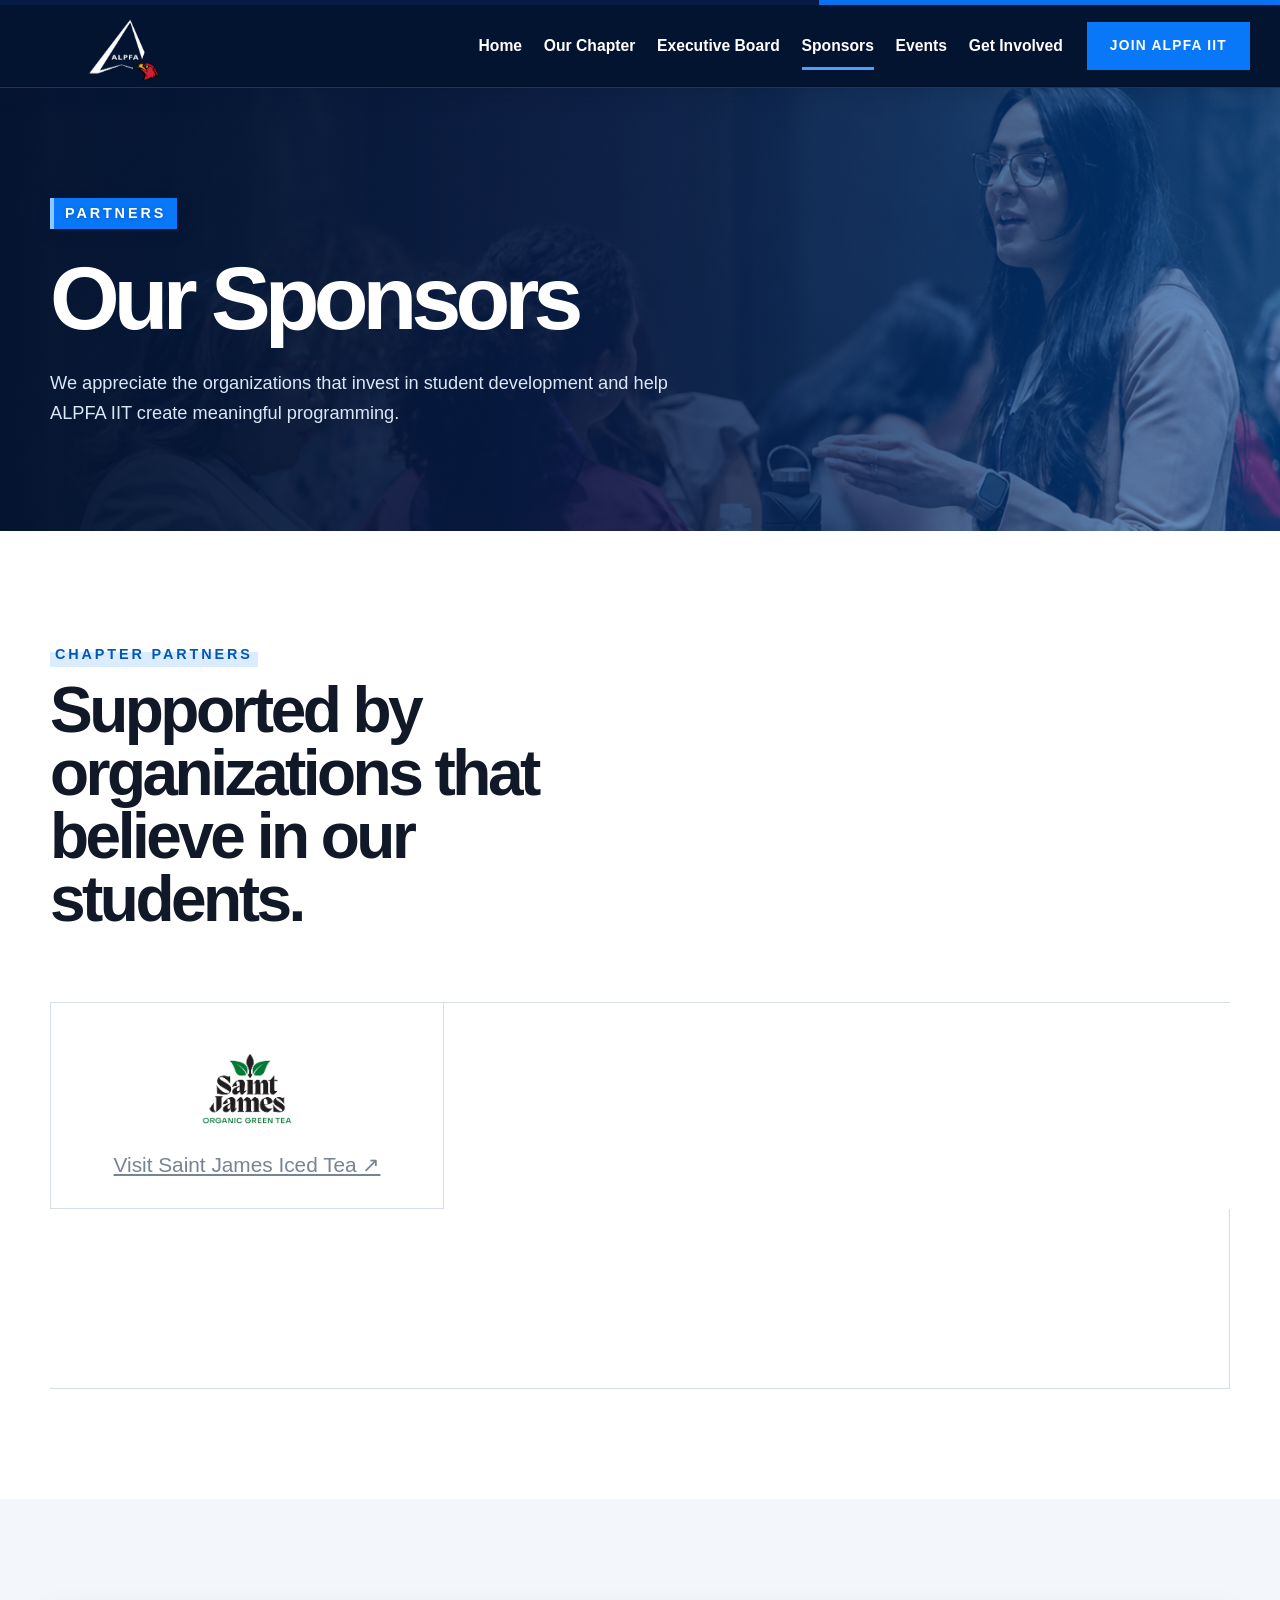
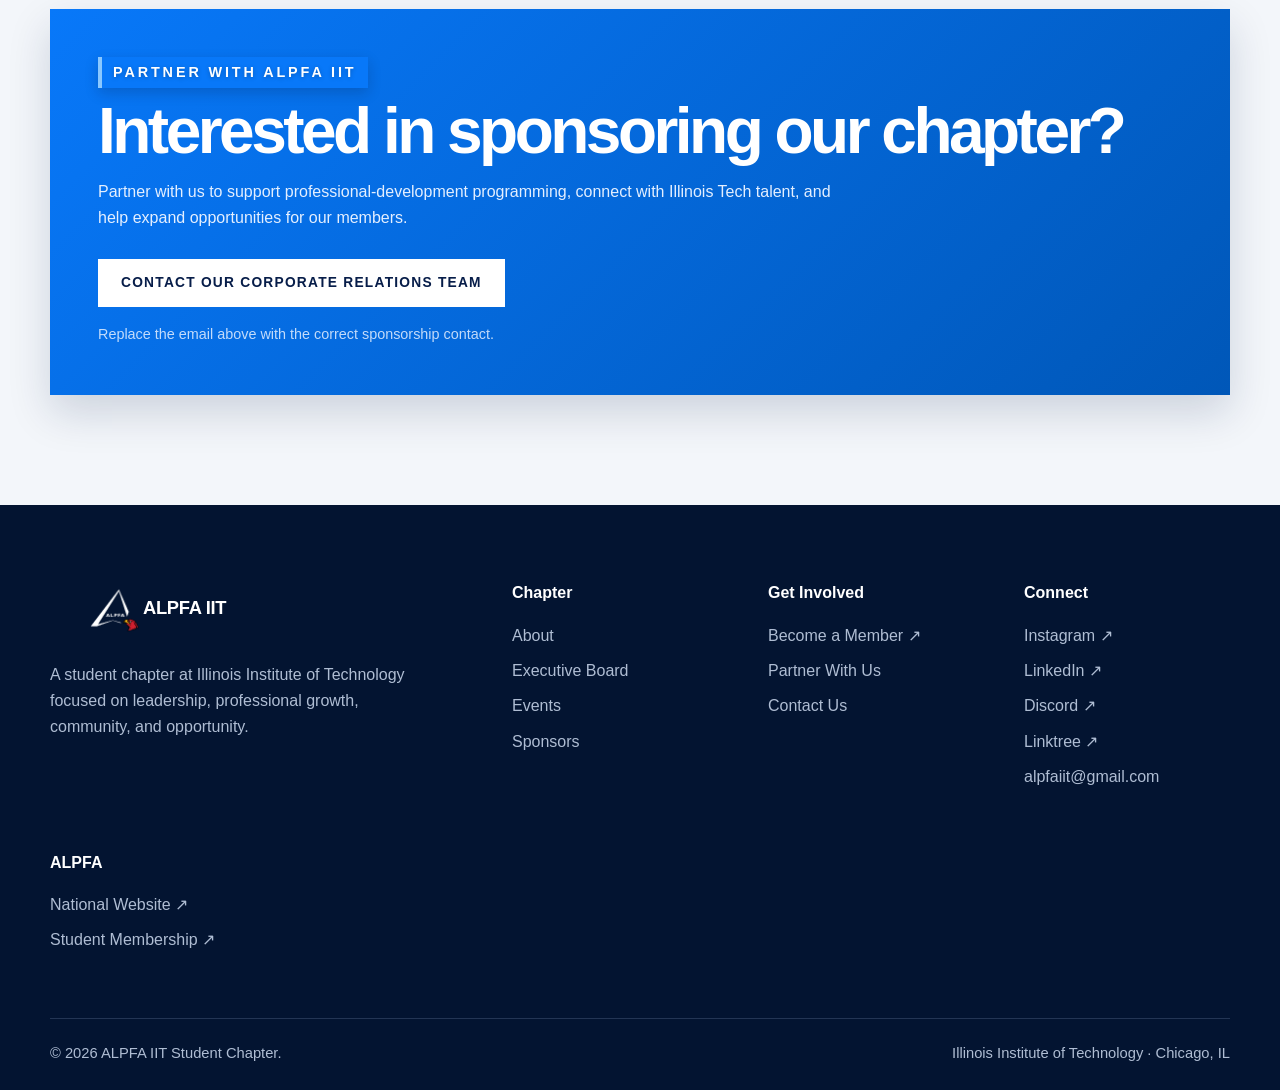
<file: sponsors.html>
<!doctype html>
<html lang="en">
<head>
<meta charset="utf-8">
<meta name="viewport" content="width=device-width,initial-scale=1">
<meta name="description" content="ALPFA IIT student chapter at Illinois Institute of Technology">
<title>Sponsors | ALPFA IIT</title>
<link rel="preconnect" href="https://fonts.googleapis.com">
<link rel="preconnect" href="https://fonts.gstatic.com" crossorigin>
<link href="https://fonts.googleapis.com/css2?family=Inter:wght@400;500;600;700;800;900&display=swap" rel="stylesheet">
<link rel="stylesheet" href="css/styles.css">
</head>
<body>
<header class="site-header">
  <div class="container nav">
    <a class="brand header-brand" href="index.html">
  <img
    class="brand-logo"
    src="images/alpfaiitlogo.png"
    alt="ALPFA IIT"
  >
</a>
    <button class="menu-btn" aria-label="Open navigation" aria-expanded="false">☰</button>

 <!-- Navigation Tabs -->
    <nav class="nav-links">
      <a href="index.html">Home</a>
      <a href="about.html">Our Chapter</a>
      <a href="board.html">Executive Board</a>
      <a href="sponsors.html">Sponsors</a>
      <a href="events.html">Events</a>
      <a href="join.html">Get Involved</a>
    </nav>
    <a class="nav-cta" href="join.html">Join ALPFA IIT</a>
  </div>
</header>

<!-- talking about sponsors-->
<main><section class="page-hero image-page-hero sponsors-hero"><div class="container reveal visible"><div class="eyebrow">Partners</div><h1 class="h1">Our Sponsors</h1><p class="lead">We appreciate the organizations that invest in student development and help ALPFA IIT create meaningful programming.</p></div></section><section class="section"><div class="container"><div class="section-head reveal"><div><div class="eyebrow">Chapter Partners</div><h2 class="h2">Supported by organizations that believe in our students.</h2></div></div><div class="sponsor-grid"></div>
    <div class="sponsor-list">

  <a
    href="https://saintjamesicedtea.com/"
    class="sponsor sponsor-link reveal"
  >
    <img
      src="images/sponsor1.png"
      alt="Saint James Iced Tea logo"
    >

    <span class="sponsor-link-text">
      Visit Saint James Iced Tea ↗
    </span>
  </a>

</div><div class="sponsor reveal reveal-delay-1"><strong></strong></div></div></div></section><section class="section bg-soft"><div class="container feature-band reveal"><div class="eyebrow" style="color:#d9edff">Partner with ALPFA IIT</div><h2 class="h2">Interested in sponsoring our chapter?</h2><p style="max-width:760px;margin:16px 0 28px">Partner with us to support professional-development programming, connect with Illinois Tech talent, and help expand opportunities for our members.</p><a class="btn btn-light" href="mailto:YOUR-SPONSOR-CONTACT@iit.edu">Contact Our Corporate Relations Team</a><p style="margin-top:16px;font-size:.9rem;opacity:.85">Replace the email above with the correct sponsorship contact.</p></div></section></main>
<footer class="footer">
  <div class="container">
    <div class="footer-grid">

      <!-- Chapter description -->
      <div>
        <a class="brand footer-brand" href="index.html">
          <img
            class="footer-logo"
            src="images/alpfaiitlogo.png"
            alt="ALPFA IIT logo"
          >
          <span>ALPFA IIT</span>
        </a>

        <p style="margin-top: 18px; max-width: 360px;">
          A student chapter at Illinois Institute of Technology focused on
          leadership, professional growth, community, and opportunity.
        </p>
      </div>

      <!-- Website navigation -->
      <div>
        <h4>Chapter</h4>
        <a href="about.html">About</a>
        <a href="board.html">Executive Board</a>
        <a href="events.html">Events</a>
        <a href="sponsors.html">Sponsors</a>
      </div>

      <!-- Membership links -->
      <div>
        <h4>Get Involved</h4>

        <a
          href="https://312.iit.edu/alpfa/club_signup"
          target="_blank"
          rel="noopener noreferrer"
        >
          Become a Member ↗
        </a>

        <a href="sponsors.html">
          Partner With Us
        </a>

        <a href="mailto:alpfaiit@gmail.com">
          Contact Us
        </a>
      </div>

      <!-- Social media links -->
      <div>
        <h4>Connect</h4>

        <a
          href="https://www.instagram.com/alpfaiit?igsi=ZDNlZDc0MzIxNw=="
          target="_blank"
          rel="noopener noreferrer"
        >
          Instagram ↗
        </a>

        <a
          href="https://www.linkedin.com/in/alpfa-iit-043320358/"
          target="_blank"
          rel="noopener noreferrer"
        >
          LinkedIn ↗
        </a>

        <a
          href="https://discord.com/invite/GsbvJW64tZ"
          target="_blank"
          rel="noopener noreferrer"
        >
          Discord ↗
        </a>

        <a
          href="https://linktr.ee/ALPFAIIT?utm_source=ig&utm_medium=social&utm_content=link_in_bio"
          target="_blank"
          rel="noopener noreferrer"
        >
          Linktree ↗
        </a>

        <a href="mailto:alpfaiit@gmail.com">
          alpfaiit@gmail.com
        </a>
      </div>

      <!-- National ALPFA links -->
      <div>
        <h4>ALPFA</h4>

        <a
          href="https://www.alpfa.org/"
          target="_blank"
          rel="noopener noreferrer"
        >
          National Website ↗
        </a>

        <a
          href="https://www.alpfa.org/student-membership"
          target="_blank"
          rel="noopener noreferrer"
        >
          Student Membership ↗
        </a>
      </div>

    </div>

    <div class="footer-bottom">
      <span>
        © <span id="year"></span> ALPFA IIT Student Chapter.
      </span>

      <span>
        Illinois Institute of Technology · Chicago, IL
      </span>
    </div>
  </div>
</footer>
<script src="js/main.js"></script>
<script>document.getElementById('year').textContent = new Date().getFullYear();</script>

</body>
</html>
</file>
<file: css/styles.css>
/* ========================================
   VARIABLES AND GLOBAL STYLES
======================================== */

:root {
  --navy: #071d49;
  --dark-navy: #031431;
  --blue: #0057b8;
  --electric: #0878f9;
  --sky: #dcecff;
  --ink: #111827;
  --muted: #566174;
  --line: #d8dee8;
  --paper: #ffffff;
  --soft: #f3f6fa;
  --max: 1180px;
}

* {
  box-sizing: border-box;
}

html {
  scroll-behavior: smooth;
}

body {
  margin: 0;
  color: var(--ink);
  background: var(--paper);
  font-family: "DM Sans", Arial, sans-serif;
  font-size: 16px;
  line-height: 1.65;
}

body::before {
  content: "";
  display: block;
  height: 5px;
  background: linear-gradient(
    90deg,
    var(--navy) 0 64%,
    var(--electric) 64%
  );
}

a {
  color: inherit;
}

img {
  max-width: 100%;
}

.container {
  width: min(calc(100% - 40px), var(--max));
  margin-right: auto;
  margin-left: auto;
}


/* ========================================
   HEADER AND NAVIGATION
======================================== */

.site-header {
  position: sticky;
  top: 0;
  z-index: 1000;
  width: 100%;
  color: #ffffff;
  background: var(--dark-navy);
  border-bottom: 1px solid rgba(255, 255, 255, 0.14);
  box-shadow: 0 4px 20px rgba(3, 20, 49, 0.2);
}

.site-header .nav {
  position: relative;
  display: flex;
  align-items: center;
  width: 100%;
  max-width: none;
  height: 82px;
  margin: 0;
  padding: 0 30px;
  gap: 24px;
}

.brand {
  display: flex;
  flex: 0 0 auto;
  align-items: center;
  gap: 10px;
  margin: 0;
  color: #ffffff;
  text-decoration: none;
  font-family: "Archivo", sans-serif;
  font-weight: 800;
  letter-spacing: -0.02em;
  white-space: nowrap;
}

.header-brand {
  width: auto;
  min-width: 0;
  margin: 0;
  padding: 0;
}

.site-header .brand-logo {
  display: block;
  width: 90px;
  height: 60px;
  max-width: none;
  max-height: none;
  object-fit: contain;
  object-position: left center;
  transform: scale(4);
  transform-origin: left center;
}

/* Keeps the old IIT square working if it is still used */
.brand-mark {
  display: grid;
  place-items: center;
  width: 43px;
  height: 43px;
  color: #ffffff;
  background: linear-gradient(
    145deg,
    var(--electric),
    var(--navy)
  );
  font-size: 0.7rem;
  letter-spacing: 0.08em;

  clip-path: polygon(
    13% 0,
    100% 0,
    87% 100%,
    0 100%
  );
}

.nav-links {
  display: flex;
  align-items: center;
  justify-content: flex-end;
  flex: 0 1 auto;
  gap: clamp(16px, 1.7vw, 26px);
  margin-right: 0;
  margin-left: auto;
}

.nav-links a {
  position: relative;
  flex: 0 0 auto;
  color: #ffffff;
  text-decoration: none;
  font-size: 0.98rem;
  font-weight: 600;
  white-space: nowrap;
}

.nav-links a::after {
  content: "";
  position: absolute;
  right: 100%;
  bottom: -11px;
  left: 0;
  height: 3px;
  background: #4ca0ff;
  transition: right 0.25s ease;
}

.nav-links a:hover::after,
.nav-links a.active::after {
  right: 0;
}

.menu-btn {
  display: none;
  flex: 0 0 auto;
  margin-left: auto;
  padding: 5px;
  border: 0;
  color: #ffffff;
  background: transparent;
  font-size: 1.8rem;
  line-height: 1;
  cursor: pointer;
}


/* ========================================
   BUTTONS
======================================== */

.nav-cta,
.btn {
  display: inline-flex;
  align-items: center;
  justify-content: center;
  flex: 0 0 auto;
  gap: 10px;
  min-height: 48px;
  padding: 0 22px;
  border: 1px solid transparent;
  text-decoration: none;
  text-transform: uppercase;
  letter-spacing: 0.09em;
  font-size: 0.86rem;
  font-weight: 800;

  transition:
    background-color 0.25s ease,
    color 0.25s ease,
    border-color 0.25s ease,
    transform 0.25s ease;
}

.nav-cta,
.btn-primary {
  color: #ffffff;
  background: var(--electric);
}

.nav-cta:hover,
.btn-primary:hover {
  background: var(--blue);
}

.btn-outline {
  border-color: currentColor;
}

.btn-outline:hover {
  color: #ffffff;
  background: var(--navy);
}

.btn-light {
  color: var(--navy);
  background: #ffffff;
}

.btn-light:hover {
  background: var(--sky);
}


/* ========================================
   HOME PAGE HERO
======================================== */

.hero {
  display: grid;
  align-items: stretch;
  min-height: 690px;
  overflow: hidden;
  color: #ffffff;

  background:
    linear-gradient(
      90deg,
      rgba(3, 20, 49, 0.97) 0%,
      rgba(7, 29, 73, 0.9) 45%,
      rgba(0, 87, 184, 0.68) 100%
    ),
    url("../images/heroimage.jpg");

  background-size: cover;
  background-position: center;
  background-repeat: no-repeat;
  background-attachment: fixed;
}

.hero-grid {
  display: grid;
  grid-template-columns: 1.1fr 0.9fr;
  min-height: 685px;
}

.hero-copy {
  display: flex;
  flex-direction: column;
  justify-content: center;
  padding: 110px 7vw 90px 0;
}

.kicker {
  display: inline-flex;
  align-items: center;
  width: fit-content;
  padding: 7px 11px;
  color: #ffffff;
  background: rgba(8, 120, 249, 0.25);
  border-left: 3px solid #4ca0ff;
  text-transform: uppercase;
  letter-spacing: 0.18em;
  font-size: 0.9rem;
  font-weight: 800;
  line-height: 1.2;
  text-shadow: 0 1px 5px rgba(0, 0, 0, 0.25);
}

.hero h1,
.page-hero h1 {
  margin: 28px 0;
  font-family: "Archivo", sans-serif;
  font-size: clamp(3.7rem, 7.2vw, 7rem);
  line-height: 0.92;
  letter-spacing: -0.065em;
}

.hero h1 em {
  color: var(--electric);
  font-style: normal;
}

.hero p {
  max-width: 610px;
  color: #dbe6f7;
  font-size: 1.16rem;
}

.hero-actions {
  display: flex;
  gap: 12px;
  margin-top: 30px;
}


/* Optional blue panel used by the redesigned hero */

.hero-rail {
  position: relative;
  display: flex;
  align-items: flex-end;
  padding: 54px;
  overflow: hidden;
  background: linear-gradient(
    150deg,
    rgba(4, 120, 255, 0.82),
    rgba(3, 74, 167, 0.82)
  );
}

.hero-rail::before {
  content: "ALPFA";
  position: absolute;
  top: 7%;
  left: -5%;
  color: transparent;
  font-family: "Archivo", sans-serif;
  font-size: clamp(7rem, 16vw, 13rem);
  font-weight: 900;
  line-height: 1;
  -webkit-text-stroke: 1px rgba(255, 255, 255, 0.22);
  transform: rotate(90deg) translateX(20%);
  transform-origin: left bottom;
}

.rail-note {
  position: relative;
  max-width: 300px;
  padding-left: 22px;
  border-left: 3px solid #ffffff;
}

.rail-note strong {
  display: block;
  font-family: "Archivo", sans-serif;
  font-size: 1.4rem;
  line-height: 1.2;
}

.rail-note span {
  display: block;
  margin-top: 9px;
  color: #d9ebff;
}


/* ========================================
   GENERAL SECTIONS AND TYPOGRAPHY
======================================== */

.section {
  padding: 110px 0;
}

.bg-soft {
  background: var(--soft);
}

.bg-navy {
  color: #ffffff;
  background: var(--navy);
}

.bg-navy .h2,
.bg-navy .lead {
  color: #ffffff;
}

.section-head {
  display: grid;
  grid-template-columns: 1fr 1fr;
  align-items: end;
  gap: 70px;
  margin-bottom: 60px;
}

.eyebrow {
  display: inline-block;
  width: fit-content;
  padding: 3px 5px;
  color: var(--blue) !important;

  background: linear-gradient(
    transparent 42%,
    var(--sky) 42%
  );

  text-transform: uppercase;
  letter-spacing: 0.2em;
  font-size: 0.9rem;
  font-weight: 800;
  line-height: 1.4;
}
/* Eyebrow labels placed on dark backgrounds */
.hero .eyebrow,
.page-hero .eyebrow,
.bg-navy .eyebrow,
.band-dark .eyebrow,
.feature-band .eyebrow {
  padding: 7px 11px;

  color: #ffffff !important;
  background: #0878f9;
  border-left: 4px solid #8ac8ff;

  line-height: 1.2;
  text-shadow: 0 1px 4px rgba(0, 0, 0, 0.25);
  box-shadow: 0 5px 14px rgba(3, 20, 49, 0.2);
}

.band-blue .eyebrow {
  padding: 7px 11px;
  color: #ffffff !important;
  background: var(--dark-navy);
  border-left: 4px solid #ffffff;
  line-height: 1.2;
  text-shadow: none;
}

.h2 {
  margin: 12px 0;
  font-family: "Archivo", sans-serif;
  font-size: clamp(2.5rem, 5vw, 4.7rem);
  line-height: 0.98;
  letter-spacing: -0.055em;
}

.lead {
  max-width: 650px;
  color: var(--muted);
  font-size: 1.14rem;
}


/* ========================================
   GENERAL GRID HELPERS
======================================== */

.grid-2 {
  display: grid;
  grid-template-columns: repeat(2, minmax(0, 1fr));
  align-items: center;
  gap: 60px;
}

.grid-3,
.grid-4 {
  display: grid;
  gap: 22px;
}

/* Three-card sections are now vertical rows */
.grid-3 {
  grid-template-columns: 1fr;
}

/* Four-card sections remain regular columns */
.grid-4 {
  grid-template-columns: repeat(4, minmax(0, 1fr));
}


/* ========================================
   VERTICAL INFORMATION ROWS
======================================== */

.card {
  position: relative;
  padding: 30px;
  background: #f3f8ff;
  border: 1px solid #cfe3fa;
  border-top: 4px solid var(--electric);
  box-shadow: 0 10px 28px rgba(7, 29, 73, 0.07);

  transition:
    transform 0.25s ease,
    border-color 0.25s ease,
    box-shadow 0.25s ease;
}

.card:hover {
  transform: translateY(-4px);
  border-color: #8fc2fb;
  box-shadow: 0 16px 36px rgba(7, 29, 73, 0.13);
}

.card .icon {
  display: inline-flex;
  align-items: center;
  justify-content: center;
  min-width: 45px;
  min-height: 34px;
  padding: 5px 10px;
  color: var(--blue);
  background: var(--sky);
  border-left: 3px solid var(--electric);
  font-family: "Archivo", sans-serif;
  font-size: 0.9rem;
  font-weight: 800;
}

.card h3 {
  margin: 0 0 14px;
  color: var(--ink);
  font-family: "Archivo", sans-serif;
  font-size: 1.35rem;
  line-height: 1.25;
}

.card p {
  margin: 0;
  color: var(--muted);
  font-size: 1rem;
  line-height: 1.7;
}

/*
Each card inside a grid-3 becomes one wide,
horizontal row.
*/

.grid-3 .card {
  display: grid;
  grid-template-columns: 70px minmax(210px, 0.7fr) 1.5fr;
  align-items: center;
  gap: 28px;
  width: 100%;
  min-height: 135px;
  padding: 28px 32px;
  border-top: 1px solid #cfe3fa;
  border-left: 4px solid var(--electric);
}

.grid-3 .card .icon,
.grid-3 .card h3,
.grid-3 .card p {
  margin: 0;
}


/* ========================================
   ORIGINAL PROFESSIONAL-GROWTH ROWS
======================================== */

.pillars {
  border-top: 1px solid var(--line);
}

.pillar {
  display: grid;
  grid-template-columns: 100px 1fr 1.35fr;
  align-items: center;
  gap: 36px;
  padding: 34px 0;
  border-bottom: 1px solid var(--line);

  transition:
    padding-left 0.25s ease,
    background-color 0.25s ease;
}

.pillar:hover {
  padding-left: 16px;
  background: linear-gradient(
    90deg,
    var(--soft),
    transparent
  );
}

.pillar-number {
  color: var(--electric);
  font-family: "Archivo", sans-serif;
  font-size: 0.95rem;
  font-weight: 800;
}

.pillar h3 {
  margin: 0;
  font-family: "Archivo", sans-serif;
  font-size: 1.5rem;
}

.pillar p {
  margin: 0;
  color: var(--muted);
}


/* ========================================
   FEATURE AND QUOTE PANELS
======================================== */

.feature-band {
  padding: 48px;
  color: #ffffff;
  background: linear-gradient(
    135deg,
    var(--electric),
    var(--blue)
  );
  box-shadow: 0 18px 40px rgba(7, 29, 73, 0.16);
}

.feature-band h3 {
  margin: 10px 0 12px;
  font-family: "Archivo", sans-serif;
  font-size: 2rem;
  line-height: 1.15;
}

.feature-band p {
  margin: 0;
  color: #e4efff;
}

.quote-panel {
  padding: 42px;
  color: #ffffff;
  background: var(--navy);
  border-left: 5px solid var(--electric);
}

.quote-panel p {
  margin-top: 0;
  font-family: "Archivo", sans-serif;
  font-size: 1.5rem;
  line-height: 1.45;
}


/* ========================================
   SPLIT COLOR SECTIONS
======================================== */

.split-band {
  display: grid;
  grid-template-columns: 1fr 1fr;
}

.band-dark,
.band-blue {
  padding-top: 90px;
  padding-right: 7vw;
  padding-bottom: 90px;
}

.band-dark {
  padding-left: max(
    30px,
    calc((100vw - var(--max)) / 2)
  );
  color: #ffffff;
  background: var(--navy);
}

.band-blue {
  padding-left: 7vw;
  color: #ffffff;
  background: var(--electric);
}

.split-band h2 {
  margin: 14px 0 22px;
  font-family: "Archivo", sans-serif;
  font-size: clamp(2.6rem, 4vw, 4.5rem);
  line-height: 1;
  letter-spacing: -0.05em;
}

.split-band p {
  max-width: 520px;
  color: #e4edfb;
}

.text-link {
  display: inline-block;
  margin-top: 18px;
  padding-bottom: 5px;
  border-bottom: 2px solid currentColor;
  color: inherit;
  text-decoration: none;
  text-transform: uppercase;
  letter-spacing: 0.1em;
  font-size: 0.88rem;
  font-weight: 800;
}


/* ========================================
   INNER PAGE HERO
======================================== */

.page-hero {
  padding: 110px 0 85px;
  color: #ffffff;
  background: var(--navy);
}

.page-hero h1 {
  max-width: 950px;
  font-size: clamp(3.3rem, 7vw, 6.5rem);
}

.page-hero .lead {
  color: #dbe6f7;
}

/* ========================================
   INNER-PAGE HERO IMAGES
======================================== */

.image-page-hero {
  background-image:
    linear-gradient(
      90deg,
      rgba(3, 20, 49, 0.97) 0%,
      rgba(7, 29, 73, 0.88) 48%,
      rgba(0, 87, 184, 0.58) 100%
    ),
    var(--hero-image);

  background-size: cover;
  background-position: center;
  background-repeat: no-repeat;
  background-attachment: fixed;
}

/* Executive Board */
.board-hero {
  --hero-image: url("../images/boardhero.png");
}

/* Sponsors */
.sponsors-hero {
  --hero-image: url("../images/sponsorhero.png");
}

/* Events */
.events-hero {
  --hero-image: url("../images/eventshero.png");
}

/* Get Involved */
.join-hero {
  --hero-image: url("../images/joinhero.png");
}
.about-hero {
  background:
    linear-gradient(
      90deg,
      rgba(3, 20, 49, 0.97) 0%,
      rgba(7, 29, 73, 0.88) 48%,
      rgba(0, 87, 184, 0.58) 100%
    ),
    url("../images/abouthero.png");

  background-size: cover;
  background-position: center;
  background-repeat: no-repeat;
  background-attachment: fixed;
}


/* ========================================
   EDITORIAL AND RULED LAYOUTS
======================================== */

.editorial-grid {
  display: grid;
  grid-template-columns: 0.85fr 1.15fr;
  align-items: start;
  gap: 9vw;
}

.big-statement {
  margin: 0;
  font-family: "Archivo", sans-serif;
  font-size: clamp(2.4rem, 4.6vw, 4.6rem);
  line-height: 1.02;
  letter-spacing: -0.05em;
}

.rule-list {
  border-top: 1px solid var(--line);
}

.rule-item {
  padding: 27px 0;
  border-bottom: 1px solid var(--line);
}

.rule-item h3 {
  margin: 0 0 7px;
  font-family: "Archivo", sans-serif;
  font-size: 1.3rem;
}

.rule-item p {
  margin: 0;
  color: var(--muted);
}


/* ========================================
   EXECUTIVE BOARD
======================================== */

/* ========================================
   EXECUTIVE BOARD
======================================== */

.board-grid {
  display: grid;
  grid-template-columns: repeat(3, minmax(0, 1fr));
  gap: 24px;
  border: 0;
  background: transparent;
}

.board-card {
  display: flex;
  flex-direction: column;
  min-width: 0;
  overflow: hidden;

  background: #ffffff;
  border: 1px solid #cfe3fa;
  border-top: 4px solid var(--electric);
  box-shadow: 0 10px 28px rgba(7, 29, 73, 0.08);

  transition:
    transform 0.25s ease,
    border-color 0.25s ease,
    box-shadow 0.25s ease;
}

.board-card:hover {
  transform: translateY(-5px);
  border-color: #8fc2fb;
  box-shadow: 0 16px 36px rgba(7, 29, 73, 0.14);
}

/* Controls the headshot size */

.board-card > img {
  display: block;
  width: 100%;
  height: 300px;
  padding: 10px;

  object-fit: contain;
  object-position: center;

  background: #f3f8ff;
}

.board-info {
  display: flex;
  flex: 1;
  flex-direction: column;
  padding: 25px;
}

.board-title {
  width: fit-content;
  margin-bottom: 12px;
  padding: 5px 9px;

  color: var(--blue);
  background: var(--sky);
  border-left: 3px solid var(--electric);

  text-transform: uppercase;
  letter-spacing: 0.08em;
  font-size: 0.78rem;
  font-weight: 800;
}

.board-info h3 {
  margin: 0 0 5px;
  color: var(--ink);
  font-family: "Archivo", sans-serif;
  font-size: 1.45rem;
  line-height: 1.2;
}

.board-major {
  color: var(--blue);
  font-size: 0.95rem;
  font-weight: 700;
  line-height: 1.4;
}

.board-quote {
  margin: 20px 0 0;
  padding-top: 18px;
  color: var(--muted);
  border-top: 1px solid var(--line);
  font-size: 0.95rem;
  font-style: italic;
  line-height: 1.65;
}

.member {
  display: flex;
  flex-direction: column;
  min-height: 390px;
  padding: 30px;
  background: #ffffff;
}

.member-photo {
  display: grid;
  place-items: center;
  aspect-ratio: 4 / 3;
  overflow: hidden;
  color: var(--blue);
  background: linear-gradient(
    135deg,
    #d9eaff,
    #eff4fb
  );
  text-transform: uppercase;
  letter-spacing: 0.1em;
  font-weight: 800;
}

.member-photo img {
  width: 100%;
  height: 100%;
  object-fit: cover;
}

.member h3 {
  margin: 22px 0 2px;
  font-family: "Archivo", sans-serif;
  font-size: 1.55rem;
}

.meta {
  color: var(--blue);
  font-size: 1rem;
  font-weight: 700;
}

.quote {
  margin-top: auto;
  padding-top: 20px;
  color: var(--muted);
  font-style: italic;
}


/* ========================================
   SPONSORS
======================================== */

.sponsor-list {
  display: grid;
  grid-template-columns: repeat(3, 1fr);
  border-top: 1px solid var(--line);
  border-left: 1px solid var(--line);
}

.sponsor {
  display: grid;
  place-items: center;
  min-height: 180px;
  padding: 25px;
  border-right: 1px solid var(--line);
  border-bottom: 1px solid var(--line);
  color: #788396;
  font-family: "Archivo", sans-serif;
  font-size: 1.3rem;
}

.sponsor img {
  display: block;
  width: auto;
  height: auto;
  max-width: 240px;
  max-height: 120px;
  object-fit: contain;
}


/* ========================================
   EVENTS CALENDAR
======================================== */

.calendar-shell {
  padding: 30px;
  border-top: 5px solid var(--electric);
  background: var(--soft);
}

.calendar-shell iframe {
  display: block;
  width: 100%;
  height: 660px;
  border: 0;
  background: #ffffff;
}


/* ========================================
   GET INVOLVED STEPS
======================================== */

.steps {
  counter-reset: step;
  border-top: 1px solid var(--line);
}

.step {
  display: grid;
  grid-template-columns: 90px 1fr;
  padding: 27px 0;
  border-bottom: 1px solid var(--line);
  counter-increment: step;
}

.step::before {
  content: "0" counter(step);
  color: var(--electric);
  font-family: "Archivo", sans-serif;
  font-size: 0.95rem;
  font-weight: 800;
}

.step h3 {
  margin: 0 0 7px;
  font-family: "Archivo", sans-serif;
}

.step p {
  margin: 0;
  color: var(--muted);
}


/* ========================================
   FOOTER
======================================== */

.footer {
  padding: 75px 0 25px;
  color: #afbdd3;
  background: var(--dark-navy);
}

.footer-brand {
  display: inline-flex;
  align-items: center;
  gap: 18px;
  color: #ffffff;
}

.footer-logo {
  display: block;
  width: 75px;
  height: 55px;
  max-width: none;
  object-fit: contain;
  object-position: left center;

  /* Compensates for the transparent space in the logo file */
  transform: scale(3);
  transform-origin: left center;
}

.footer-brand span {
  position: relative;
  color: #ffffff;
  font-family: "Archivo", sans-serif;
  font-size: 1.15rem;
  font-weight: 800;
}

.footer-grid {
  display: grid;
  grid-template-columns: 2fr repeat(3, 1fr);
  gap: 50px;
}

.footer h4 {
  margin: 0 0 16px;
  color: #ffffff;
  font-family: "Archivo", sans-serif;
}

.footer a:not(.brand) {
  display: block;
  margin: 9px 0;
  text-decoration: none;
}

.footer a:hover {
  color: #ffffff;
}

.footer-bottom {
  display: flex;
  justify-content: space-between;
  margin-top: 55px;
  padding-top: 22px;
  border-top: 1px solid #233554;
  font-size: 0.92rem;
}


/* ========================================
   SCROLL REVEAL
======================================== */

.reveal {
  opacity: 0;
  transform: translateY(24px);

  transition:
    opacity 0.7s ease,
    transform 0.7s ease;
}

.reveal.visible {
  opacity: 1;
  transform: none;
}


/* ========================================
   SMALL DESKTOP NAVIGATION
======================================== */

@media (max-width: 1100px) {
  .nav-links,
  .nav-cta {
    display: none;
  }

  .menu-btn {
    display: block;
  }

  .image-page-hero {
  background-position: 65% center;
  background-attachment: scroll;
}
  .nav-links.open {
    position: absolute;
    top: 82px;
    right: 0;
    left: 0;
    z-index: 1001;

    display: flex;
    flex-direction: column;
    align-items: flex-start;
    gap: 0;

    margin: 0;
    padding: 15px clamp(18px, 3vw, 44px) 25px;

    color: #ffffff;
    background: var(--dark-navy);
    border-bottom: 1px solid rgba(255, 255, 255, 0.14);
    box-shadow: 0 14px 25px rgba(3, 20, 49, 0.25);
  }

  .nav-links.open a {
    display: block;
    width: 100%;
    padding: 13px 0;
    border-bottom: 1px solid rgba(255, 255, 255, 0.1);
  }

  .nav-links.open a::after {
    display: none;
  }
}


/* ========================================
   TABLET LAYOUT
======================================== */

@media (max-width: 900px) {
  .hero-grid,
  .section-head,
  .editorial-grid,
  .split-band,
  .grid-2 {
    grid-template-columns: 1fr;
  }

  .hero,
  .hero-grid {
    min-height: 0;
  }

  .hero-copy {
    padding: 80px 0;
  }

  .hero-rail {
    min-height: 310px;
  }

  .about-hero {
  background-position: 65% center;
  background-attachment: scroll;
}

  .grid-3 .card {
    grid-template-columns: 65px 1fr;
  }

  .grid-3 .card p {
    grid-column: 2;
  }

  .grid-4 {
    grid-template-columns: repeat(2, minmax(0, 1fr));
  }

  .pillar {
    grid-template-columns: 55px 1fr;
  }

  .pillar p {
    grid-column: 2;
  }

  .band-dark,
  .band-blue {
    padding: 70px 30px;
  }

  .board-grid,
  .sponsor-list {
    grid-template-columns: repeat(2, 1fr);
  }

  .footer-grid {
    grid-template-columns: 1fr 1fr;
  }
}


/* ========================================
   MOBILE LAYOUT
======================================== */

@media (max-width: 600px) {
  .container {
    width: min(calc(100% - 28px), var(--max));
  }

  .site-header .nav {
    height: 72px;
    padding: 0 16px;
  }

  @media (max-width: 600px) {
  .board-card > img {
    height: 350px;
  }
}
  .site-header .brand-logo {
    width: 68px;
    height: 50px;
    transform: scale(3);
  }

  .nav-links.open {
    top: 72px;
    padding-right: 16px;
    padding-left: 16px;
  }

  .hero {
    background-position: 62% center;
    background-attachment: scroll;
  }

  .hero-copy {
    padding: 65px 0;
  }

  .hero h1 {
    font-size: clamp(3rem, 15vw, 3.55rem);
  }

  .hero-actions {
    flex-direction: column;
    align-items: stretch;
  }

  .hero-rail {
    min-height: 260px;
    padding: 35px;
  }

  .section {
    padding: 75px 0;
  }

  .section-head {
    gap: 20px;
    margin-bottom: 38px;
  }

  .grid-3 .card {
    display: block;
    min-height: 0;
    padding: 25px;
  }

  .grid-3 .card .icon {
    margin-bottom: 18px;
  }

  .grid-3 .card h3 {
    margin-bottom: 12px;
  }

  .grid-4 {
    grid-template-columns: 1fr;
  }

  .card {
    padding: 25px;
  }

  .pillar {
    grid-template-columns: 45px 1fr;
    gap: 12px;
  }

  .feature-band,
  .quote-panel {
    padding: 30px 24px;
  }

  .board-grid,
  .sponsor-list {
    grid-template-columns: 1fr;
  }

  .calendar-shell {
    padding: 10px;
  }

  .calendar-shell iframe {
    height: 600px;
  }

  .step {
    grid-template-columns: 55px 1fr;
  }

  .footer-grid {
    grid-template-columns: 1fr;
  }

  .footer-bottom {
    display: block;
  }

  .footer-bottom span {
    display: block;
    margin-top: 8px;
  }
}


/* ========================================
   REDUCED-MOTION ACCESSIBILITY
======================================== */

@media (prefers-reduced-motion: reduce) {
  html {
    scroll-behavior: auto;
  }

  .reveal {
    opacity: 1;
    transform: none;
    transition: none;
  }

  .card,
  .pillar,
  .btn {
    transition: none;
  }
}

/* ALPFA objectives cards */

.objectives-grid {
  display: grid;
  grid-template-columns: repeat(5, minmax(0, 1fr));
  gap: 20px;
}

/* Three cards per row on smaller computers */

@media (max-width: 1100px) {
  .objectives-grid {
    grid-template-columns: repeat(3, minmax(0, 1fr));
  }
}

/* Two cards per row on tablets */

@media (max-width: 800px) {
  .objectives-grid {
    grid-template-columns: repeat(2, minmax(0, 1fr));
  }
}

/* One card per row on phones */

@media (max-width: 600px) {
  .objectives-grid {
    grid-template-columns: 1fr;
  }
}
</file>
